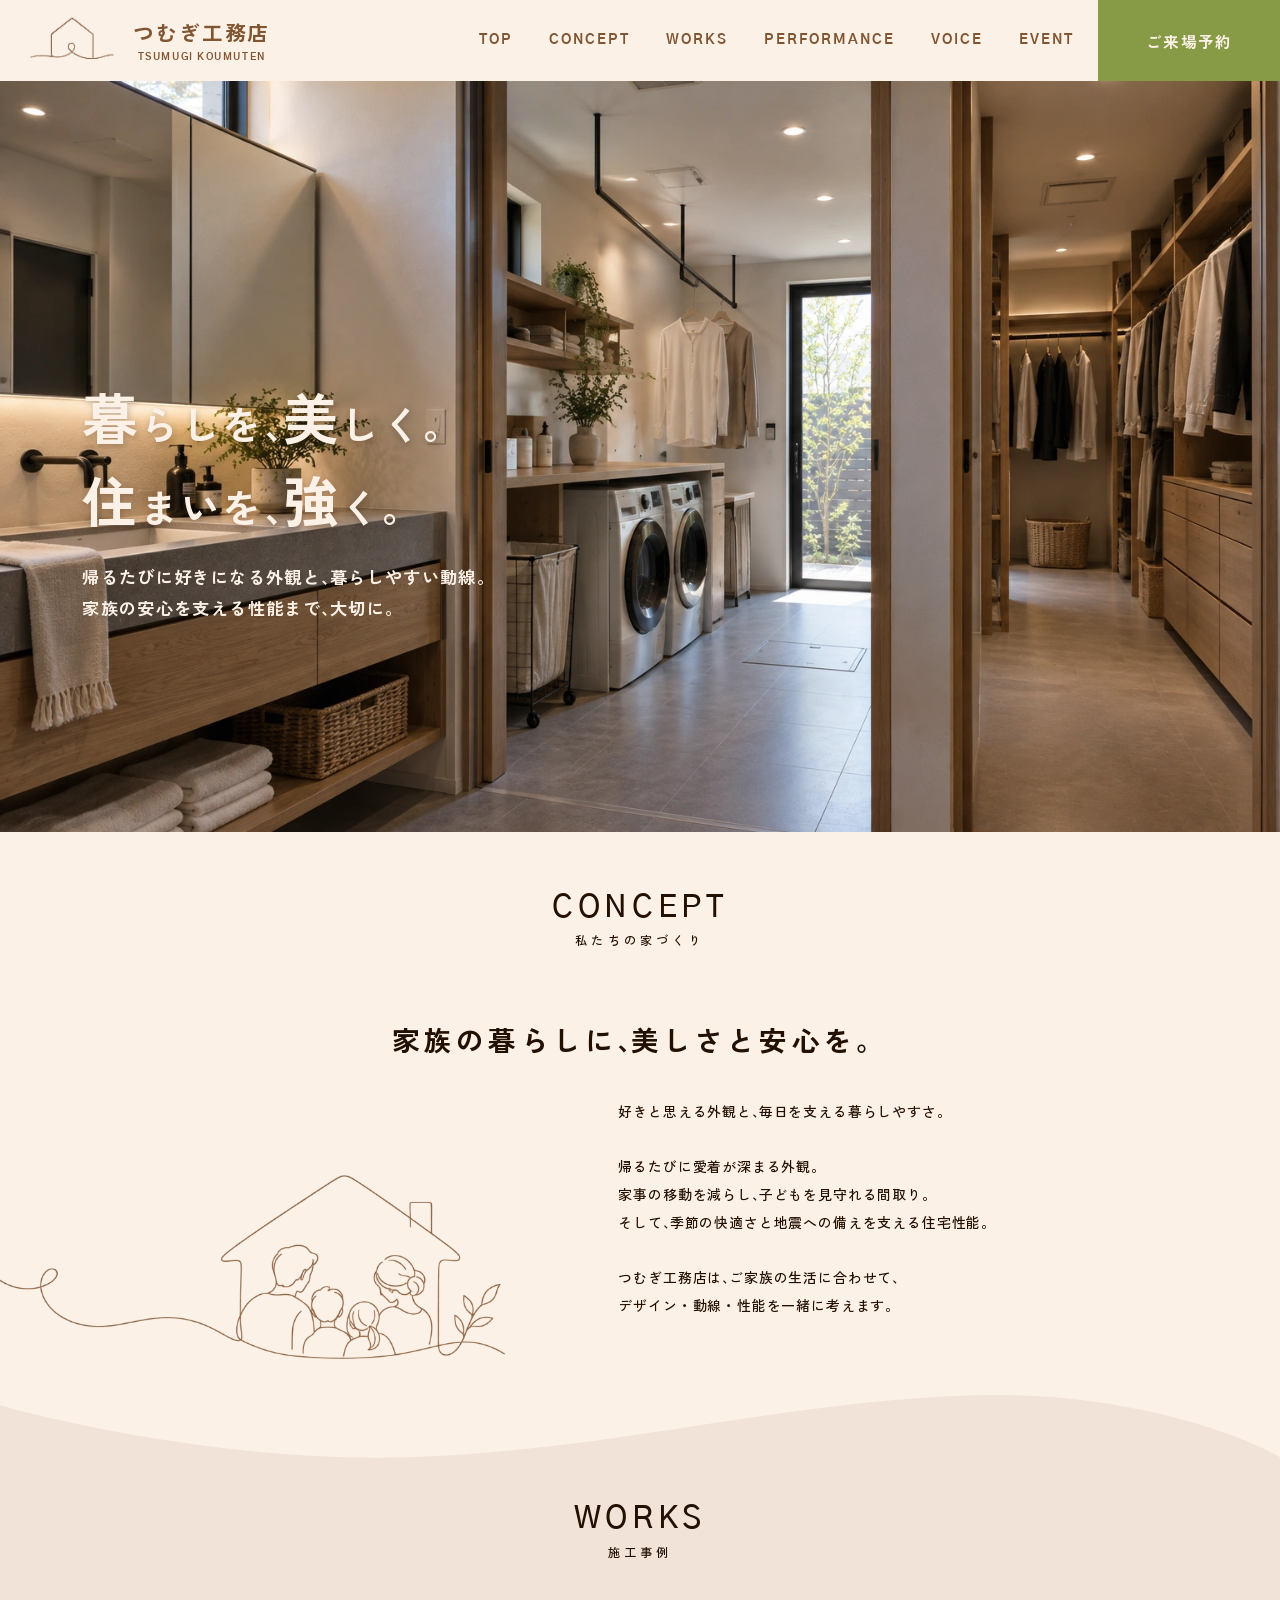
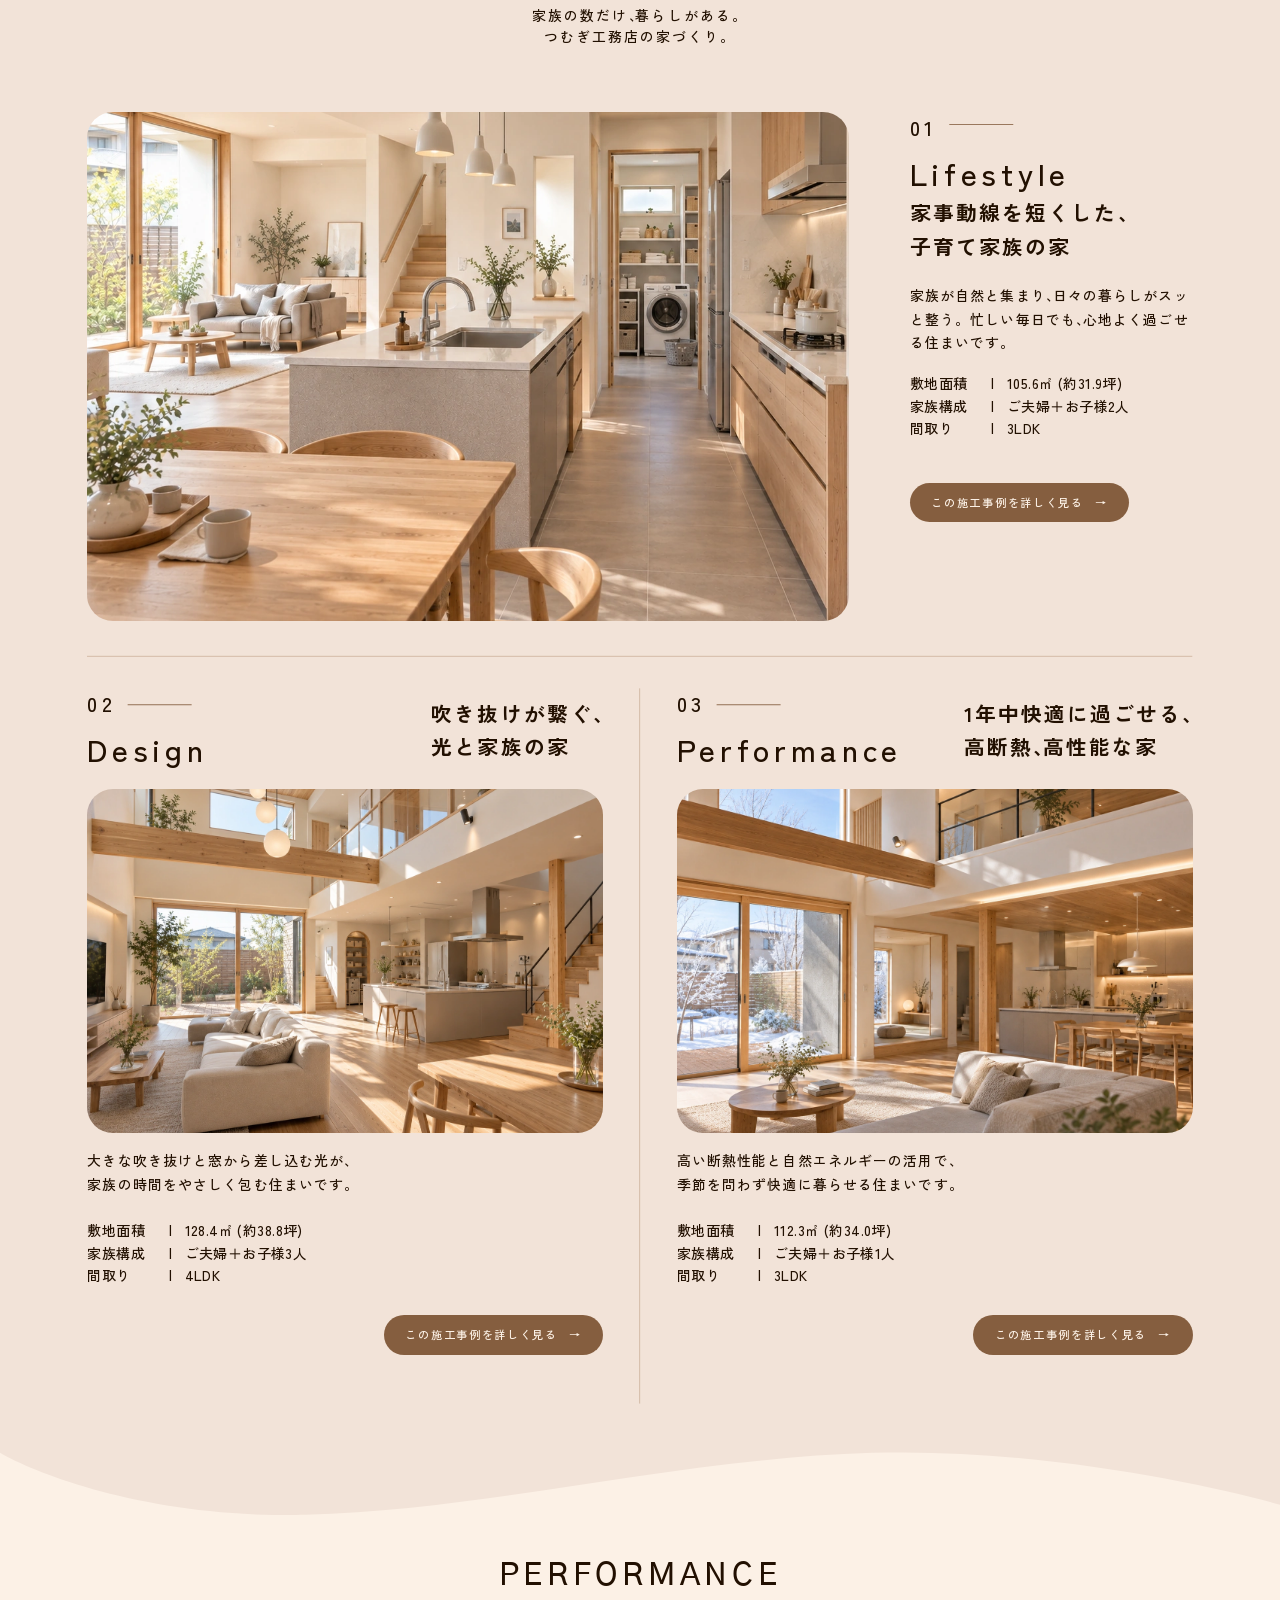
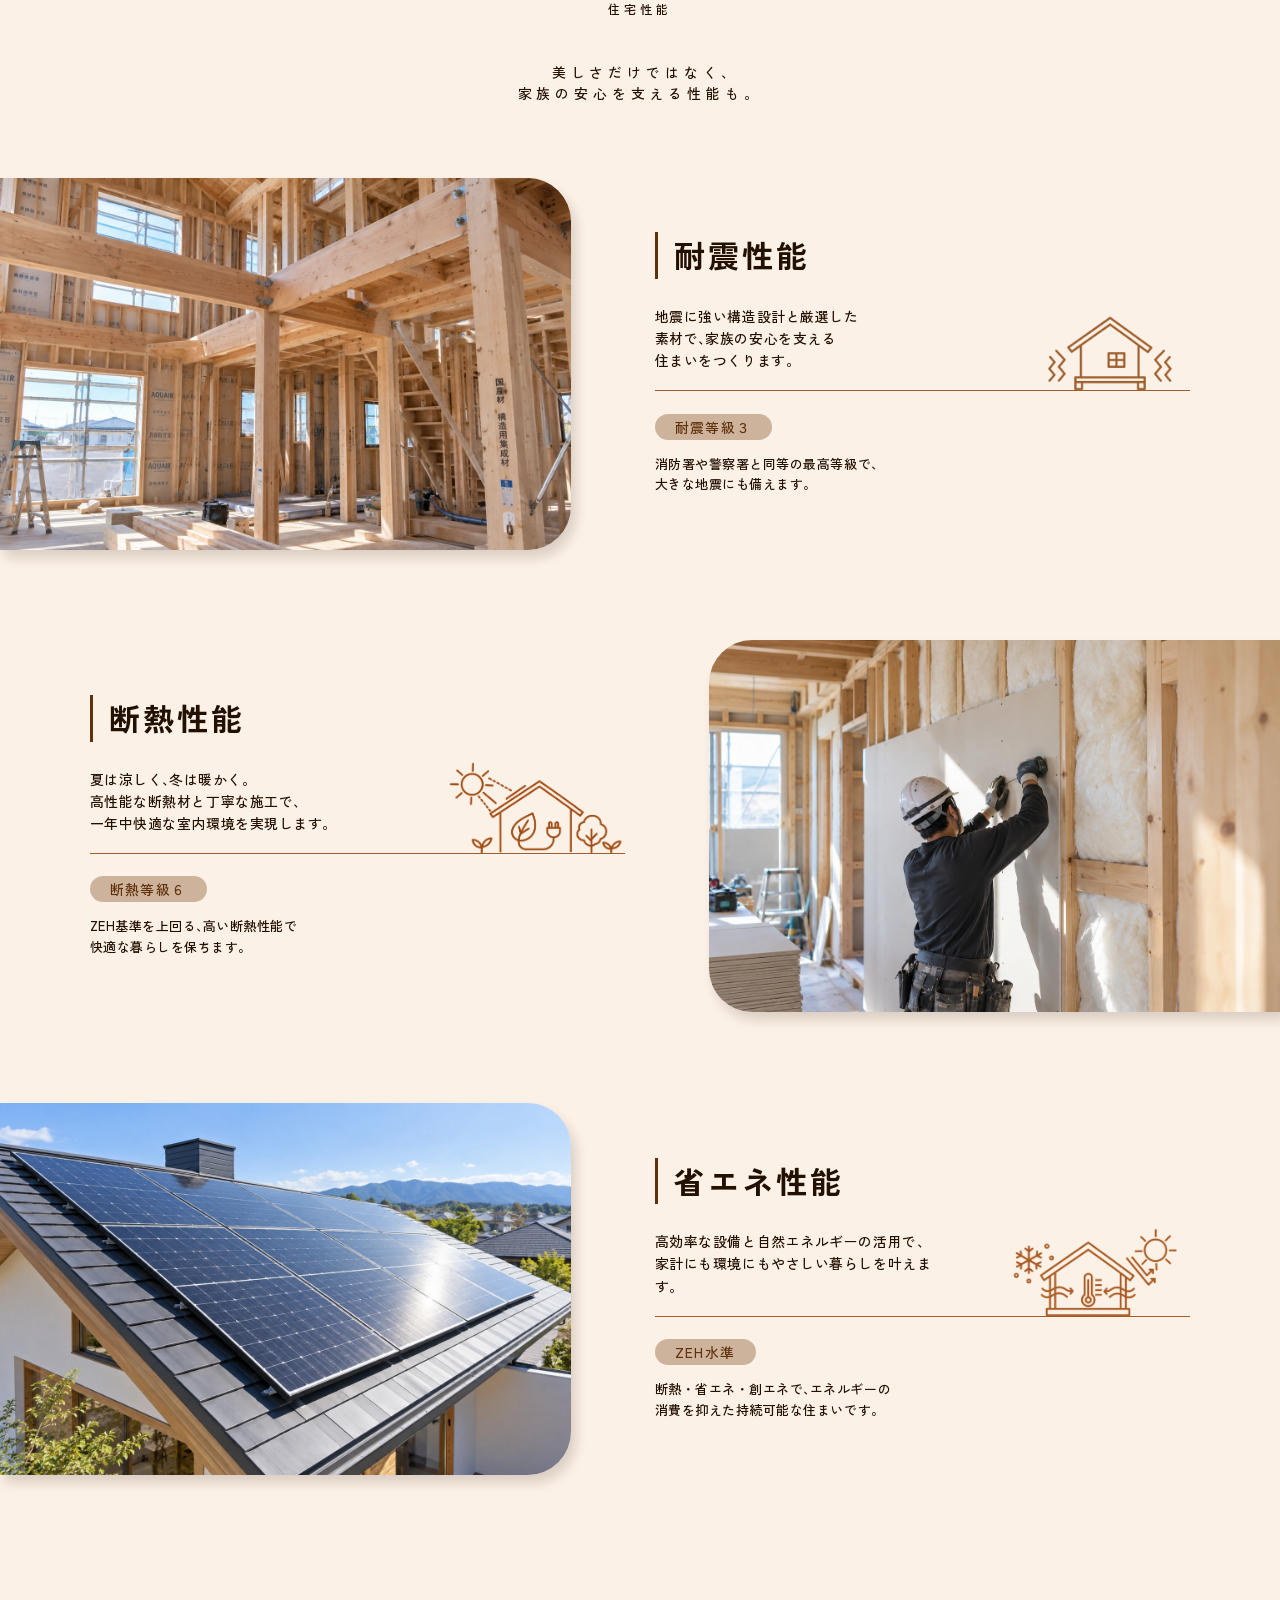
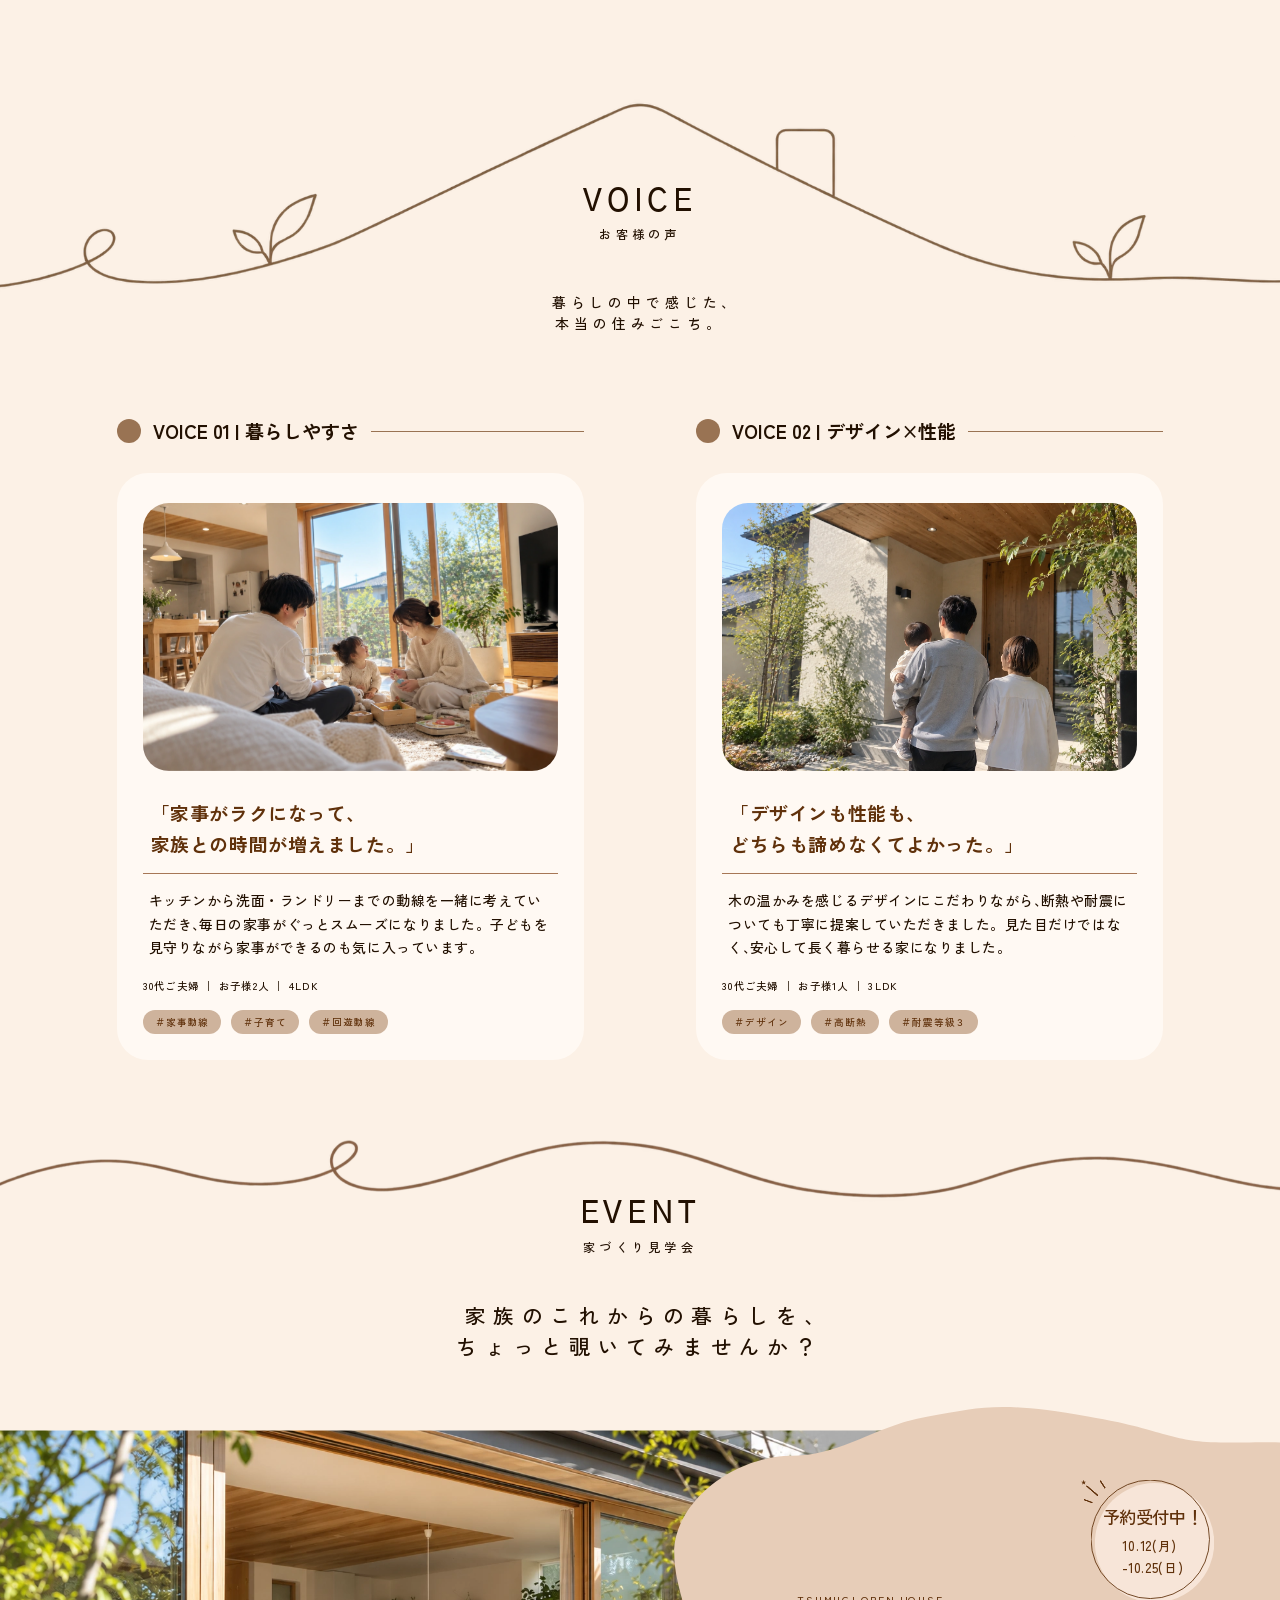
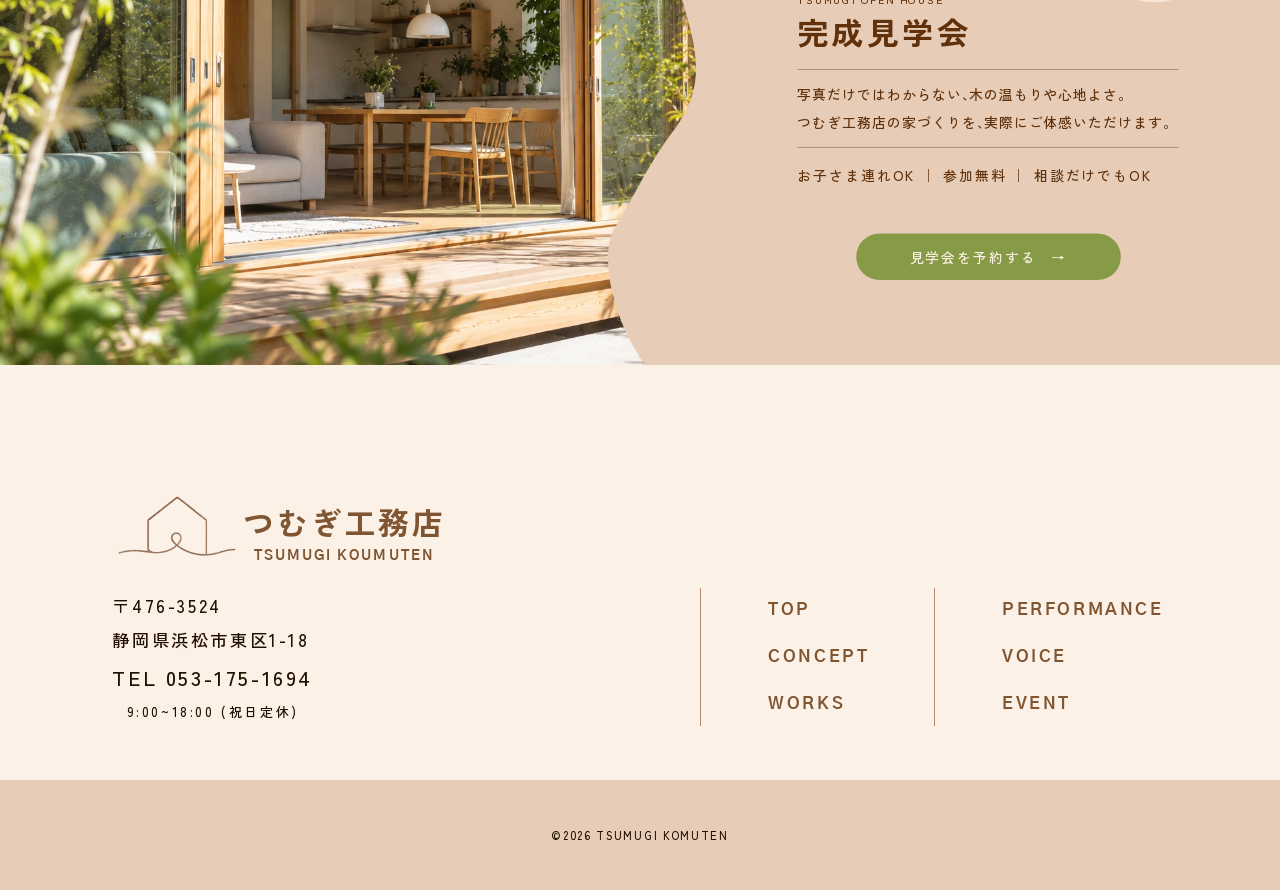
<file: index.html>
<!doctype html>
<html lang="ja">
<head>
  <meta charset="UTF-8">
  <meta name="viewport" content="width=device-width, initial-scale=1">
  <title>つむぎ工務店｜暮らしを、美しく。住まいを、強く。</title>
  <meta name="description" content="つむぎ工務店は、デザイン・性能・暮らしやすさのすべてから、家族のこれからの暮らしを考える工務店です。施工事例、住宅性能、お客様の声、完成見学会をご紹介します。">
  <meta property="og:type" content="website">
  <meta property="og:title" content="つむぎ工務店｜暮らしを、美しく。住まいを、強く。">
  <meta property="og:description" content="家族の暮らしに、美しさと安心を。つむぎ工務店の家づくり。">
  <meta property="og:locale" content="ja_JP">
  <!-- 公開時にog:url / og:image / canonicalを設定。アイコン素材未提供のため未設定。 -->
  <!-- <link rel="icon" href="images/common/favicon.svg" type="image/svg+xml"> -->
  <!-- <link rel="apple-touch-icon" href="images/common/apple-touch-icon.png"> -->
  <link rel="preconnect" href="https://fonts.googleapis.com">
  <link rel="preconnect" href="https://fonts.gstatic.com" crossorigin>
  <link href="https://fonts.googleapis.com/css2?family=Gothic+A1:wght@400;500;600;700;800;900&amp;family=Zen+Kaku+Gothic+New:wght@400;500;700;900&amp;display=swap" rel="stylesheet">
  <link rel="preload" as="image" href="images/WORKS/POINT_01.webp" fetchpriority="high">
  <link rel="stylesheet" href="assets/css/base.css?v=20261028-zen-site-1">
  <link rel="stylesheet" href="assets/css/components.css?v=20261028-zen-site-1">
  <link rel="stylesheet" href="assets/css/top.css?v=20261028-hero-details-1">
  <link rel="stylesheet" href="assets/css/event.css?v=20261024-3">
  <script src="assets/vendor/gsap.min.js" defer></script>
  <script src="assets/vendor/ScrollTrigger.min.js" defer></script>
  <script src="assets/js/site.js?v=20261024-3" defer></script>
  <script src="assets/js/event-layout.js?v=20261024-3" defer></script>
  <script src="assets/js/animations.js?v=20261024-3" defer></script>
</head>
<body id="top">
  <a class="skip-link" href="#main">本文へ移動</a>
  <div class="loading-screen" hidden aria-hidden="true">
    <div class="loading-brand"><span class="brand-mark"><img src="images/common/logo-source.png" alt="" width="725" height="725"></span><span>つむぎ工務店<small>TSUMUGI KOUMUTEN</small></span></div>
  </div>

  <!-- 共通ヘッダー：下層ページでも同じマークアップとsite.jsを使用できます。 -->
  <header class="site-header">
    <a class="brand" href="./" aria-label="つむぎ工務店 TOP">
      <span class="brand-mark"><img src="images/common/logo-source.png" alt="" width="725" height="725"></span>
      <span class="brand-name">つむぎ工務店<small>TSUMUGI KOUMUTEN</small></span>
    </a>
    <nav class="desktop-nav" aria-label="メインナビゲーション">
      <a href="#top" data-route="top">TOP</a><a href="#concept" data-route="concept">CONCEPT</a><a href="#works" data-route="works">WORKS</a><a href="#performance" data-route="performance">PERFORMANCE</a><a href="#voice" data-route="voice">VOICE</a><a href="event.html" data-route="event">EVENT</a>
    </nav>
    <button class="header-reservation" type="button" data-route="reservation">ご来場予約</button>
    <button class="menu-toggle" type="button" aria-expanded="false" aria-controls="mobile-menu" aria-label="メニューを開く"><span></span><span></span><span></span></button>
    <nav id="mobile-menu" class="mobile-menu" aria-label="スマートフォン用ナビゲーション" hidden>
      <a href="#top" data-route="top">TOP</a><a href="#concept" data-route="concept">CONCEPT</a><a href="#works" data-route="works">WORKS</a><a href="#performance" data-route="performance">PERFORMANCE</a><a href="#voice" data-route="voice">VOICE</a><a href="event.html" data-route="event">EVENT</a>
      <button class="button" type="button" data-route="reservation">ご来場予約 <span aria-hidden="true">→</span></button>
    </nav>
  </header>

  <main id="main">
    <section class="hero" aria-labelledby="hero-title">
      <div class="hero-media"><img fetchpriority="high" class="hero-slide hero-slide-first hero-slide-works-laundry" src="images/WORKS/POINT_01.webp" width="1536" height="1024" alt="自然光に包まれる木の洗面室とランドリー"><img class="hero-slide" src="images/TOP/FV-01.webp" width="1371" height="1148" alt="大きな窓から光が差し込む、木の梁と吹き抜けのある住まい"><img class="hero-slide hero-slide-exterior" src="images/TOP/FV-02.webp" width="1370" height="1148" alt="木の軒と大きな窓が美しい住宅の外観"></div>
      <h1 class="hero-title" id="hero-title"><span><b>暮</b>らし<span class="jp-comma-unit">を<span class="jp-comma">、</span></span><b>美</b>しく。</span><span><b>住</b>まい<span class="jp-comma-unit">を<span class="jp-comma">、</span></span><b>強</b>く。</span></h1>
      <p class="hero-description"><span>帰るたびに好きになる外観<span class="jp-comma-unit">と<span class="jp-comma">、</span></span>暮らしやすい動線。</span><span>家族の安心を支える性能ま<span class="jp-comma-unit">で<span class="jp-comma">、</span></span>大切に。</span></p>
    </section>

    <section class="concept" id="concept" aria-labelledby="concept-title">
      <div class="section-heading"><h2 id="concept-title">CONCEPT</h2><p>私たちの家づくり</p></div>
      <div class="concept-content"><h3>家族の暮らし<span class="jp-comma-unit">に<span class="jp-comma">、</span></span>美しさと安心を。</h3>
        <div class="concept-copy"><p>好きと思える外観<span class="jp-comma-unit">と<span class="jp-comma">、</span></span>毎日を支える暮らしやすさ。</p><p>帰るたびに愛着が深まる外観。<br>家事の移動を減ら<span class="jp-comma-unit">し<span class="jp-comma">、</span></span>子どもを見守れる間取り。<br>そし<span class="jp-comma-unit">て<span class="jp-comma">、</span></span>季節の快適さと地震への備えを支える住宅性能。</p><p>つむぎ工務店<span class="jp-comma-unit">は<span class="jp-comma">、</span></span>ご家族の生活に合わせ<span class="jp-comma-unit">て<span class="jp-comma">、</span></span><br>デザイン・動線・性能を一緒に考えます。</p></div>
      </div>
      <img class="concept-family decoration" src="images/TOP/CONCEPT-Family.webp" width="1536" height="1024" alt="" loading="lazy">
    </section>

    <section class="works" id="works" aria-labelledby="works-title">
      <div class="works-background" aria-hidden="true"><img class="works-wave-top" src="images/common/works-wave-top.svg" alt=""><img class="works-wave-bottom" src="images/common/works-wave-bottom.svg" alt=""></div>
      <div class="section-heading"><h2 id="works-title">WORKS</h2><p>施工事例</p></div>
      <p class="section-intro">家族の数だ<span class="jp-comma-unit">け<span class="jp-comma">、</span></span>暮らしがある。<br>つむぎ工務店の家づくり。</p>
      <div class="works-grid">
        <article class="work-card work-card-featured">
          <div class="work-photo photo-frame"><img src="images/TOP/WORKS-01.webp" width="1370" height="1148" alt="回遊キッチンとダイニング、庭に面した明るいLDK" loading="lazy" decoding="async"></div>
          <div class="work-heading"><p class="work-category"><span class="work-number">01</span><span class="work-separator"> | </span>Lifestyle</p><h3>家事動線を短くし<span class="jp-comma-unit">た<span class="jp-comma">、</span></span><br>子育て家族の家</h3></div>
          <div class="work-copy"><p>家族が自然と集ま<span class="jp-comma-unit">り<span class="jp-comma">、</span></span>日々の暮らしがスッと整う。忙しい毎日で<span class="jp-comma-unit">も<span class="jp-comma">、</span></span>心地よく過ごせる住まいです。</p><dl class="work-details"><div><dt>敷地面積</dt><dd>105.6㎡ (約31.9坪)</dd></div><div><dt>家族構成</dt><dd>ご夫婦＋お子様2人</dd></div><div><dt>間取り</dt><dd>3LDK</dd></div></dl></div>
          <button class="button work-button" type="button" data-route="work-lifestyle">この施工事例を詳しく見る <span aria-hidden="true">→</span></button>
        </article>
        <article class="work-card">
          <div class="work-heading"><p class="work-category"><span class="work-number">02</span><span class="work-separator"> | </span>Design</p><h3>吹き抜けが繋<span class="jp-comma-unit">ぐ<span class="jp-comma">、</span></span><br>光と家族の家</h3></div>
          <div class="work-photo photo-frame"><picture><source media="(max-width: 767px)" srcset="images/TOP/WORKS-01.webp"><img src="images/TOP/WORKS-02.webp" width="1371" height="1148" alt="木の梁と大きな窓が家族の時間を包む住まい" loading="lazy" decoding="async"></picture></div>
          <div class="work-copy"><p>大きな吹き抜けと窓から差し込む光<span class="jp-comma-unit">が<span class="jp-comma">、</span></span><br>家族の時間をやさしく包む住まいです。</p><dl class="work-details"><div><dt>敷地面積</dt><dd>128.4㎡ (約38.8坪)</dd></div><div><dt>家族構成</dt><dd>ご夫婦＋お子様3人</dd></div><div><dt>間取り</dt><dd>4LDK</dd></div></dl></div>
          <button class="button work-button" type="button" data-route="work-design">この施工事例を詳しく見る <span aria-hidden="true">→</span></button>
        </article>
        <article class="work-card">
          <div class="work-heading"><p class="work-category"><span class="work-number">03</span><span class="work-separator"> | </span>Performance</p><h3>1年中快適に過ごせ<span class="jp-comma-unit">る<span class="jp-comma">、</span></span><br>高断<span class="jp-comma-unit">熱<span class="jp-comma">、</span></span>高性能な家</h3></div>
          <div class="work-photo photo-frame"><picture><source media="(max-width: 767px)" srcset="images/TOP/WORKS-01.webp"><img src="images/TOP/WORKS-03.webp" width="1370" height="1148" alt="自然の光と高い断熱性能で心地よく過ごせるLDK" loading="lazy" decoding="async"></picture></div>
          <div class="work-copy"><p>高い断熱性能と自然エネルギーの活用<span class="jp-comma-unit">で<span class="jp-comma">、</span></span><br>季節を問わず快適に暮らせる住まいです。</p><dl class="work-details"><div><dt>敷地面積</dt><dd>112.3㎡ (約34.0坪)</dd></div><div><dt>家族構成</dt><dd>ご夫婦＋お子様1人</dd></div><div><dt>間取り</dt><dd>3LDK</dd></div></dl></div>
          <button class="button work-button" type="button" data-route="work-performance">この施工事例を詳しく見る <span aria-hidden="true">→</span></button>
        </article>
      </div>
      <!-- 元の線画と同じ座標。各カードのテキストと一緒に表示する。 -->
      <svg class="works-lines decoration" data-work-index="0" viewBox="0 0 1278 1479.5" preserveAspectRatio="none" aria-hidden="true"><path d="M997 .5H1071" stroke="#855E3F" fill="none"/></svg>
      <svg class="works-lines decoration" data-work-index="1" viewBox="0 0 1278 1479.5" preserveAspectRatio="none" aria-hidden="true"><path d="M47 671.5H121" stroke="#855E3F" fill="none"/><path d="M639 652.5V1479.5M0 615.5H1278" stroke="#D0B5A0" fill="none"/></svg>
      <svg class="works-lines decoration" data-work-index="2" viewBox="0 0 1278 1479.5" preserveAspectRatio="none" aria-hidden="true"><path d="M728 671.5H802" stroke="#855E3F" fill="none"/></svg>
    </section>

    <section class="performance" id="performance" aria-labelledby="performance-title">
      <div class="section-heading"><h2 id="performance-title">PERFORMANCE</h2><p>住宅性能</p></div>
      <p class="section-intro">美しさだけではな<span class="jp-comma-unit">く<span class="jp-comma">、</span></span><br>家族の安心を支える性能も。</p>
      <div class="performance-list">
        <article class="performance-row">
          <div class="performance-photo photo-frame"><img src="images/TOP/PERFORMANCE-01.webp" alt="木造住宅の柱と梁" loading="lazy" width="1370" height="1148"></div>
          <div class="performance-content"><div class="performance-copy"><h3>耐震性能</h3><p>地震に強い構造設計と厳選した<br>素材<span class="jp-comma-unit">で<span class="jp-comma">、</span></span>家族の安心を支える<br>住まいをつくります。</p><span class="performance-illustration performance-illustration-earthquake decoration" aria-hidden="true"><img src="images/WORKS/WORKS_earthquake_house.png" alt="" width="1536" height="1024" loading="lazy"></span></div><div class="performance-grade"><p class="grade-value">耐震等級３</p><p>消防署や警察署と同等の最高等級<span class="jp-comma-unit">で<span class="jp-comma">、</span></span><br>大きな地震にも備えます。</p></div></div>
        </article>
        <article class="performance-row performance-row-reverse">
          <div class="performance-photo photo-frame"><img src="images/TOP/PERFORMANCE-02.webp" alt="断熱材を施工する職人" loading="lazy" width="1370" height="1148"></div>
          <div class="performance-content"><div class="performance-copy"><h3>断熱性能</h3><p>夏は涼し<span class="jp-comma-unit">く<span class="jp-comma">、</span></span>冬は暖かく。<br>高性能な断熱材と丁寧な施工<span class="jp-comma-unit">で<span class="jp-comma">、</span></span><br>一年中快適な室内環境を実現します。</p><span class="performance-illustration performance-illustration-insulation decoration" aria-hidden="true"><img src="images/WORKS/WORKS_insulation_house.png" alt="" width="1774" height="887" loading="lazy"></span></div><div class="performance-grade"><p class="grade-value">断熱等級６</p><p>ZEH基準を上回<span class="jp-comma-unit">る<span class="jp-comma">、</span></span>高い断熱性能で<br>快適な暮らしを保ちます。</p></div></div>
        </article>
        <article class="performance-row">
          <div class="performance-photo photo-frame"><img src="images/TOP/PERFORMANCE-03.webp" alt="太陽光パネルを設置した住宅" loading="lazy" width="1370" height="1148"></div>
          <div class="performance-content"><div class="performance-copy"><h3>省エネ性能</h3><p>高効率な設備と自然エネルギーの活用<span class="jp-comma-unit">で<span class="jp-comma">、</span></span><br>家計にも環境にもやさしい暮らしを叶えます。</p><span class="performance-illustration performance-illustration-energy decoration" aria-hidden="true"><img src="images/WORKS/WORKS_energy_house.png" alt="" width="1774" height="887" loading="lazy"></span></div><div class="performance-grade"><p class="grade-value">ZEH水準</p><p>断熱・省エネ・創エネ<span class="jp-comma-unit">で<span class="jp-comma">、</span></span>エネルギーの<br>消費を抑えた持続可能な住まいです。</p></div></div>
        </article>
      </div>
    </section>

    <section class="voice" id="voice" aria-labelledby="voice-title">
      <img class="voice-line decoration" src="images/TOP/VOICE-Line.webp" width="2172" height="724" alt="" loading="lazy">
      <div class="section-heading"><h2 id="voice-title">VOICE</h2><p>お客様の声</p></div>
      <p class="section-intro">暮らしの中で感じ<span class="jp-comma-unit">た<span class="jp-comma">、</span></span><br>本当の住みごこち。</p>
      <div class="voice-list">
        <article class="voice-story"><p class="voice-category">VOICE 01 | 暮らしやすさ</p><div class="voice-card"><div class="voice-photo photo-frame"><img src="images/TOP/VOICE-01.webp" alt="リビングで過ごすご家族" width="1371" height="1148" loading="lazy"></div><h3>「家事がラクになっ<span class="jp-comma-unit">て<span class="jp-comma">、</span></span><br>家族との時間が増えました。」</h3><p class="voice-review">キッチンから洗面・ランドリーまでの動線を一緒に考えていただ<span class="jp-comma-unit">き<span class="jp-comma">、</span></span>毎日の家事がぐっとスムーズになりました。子どもを見守りながら家事ができるのも気に入っています。</p><p class="voice-family">30代ご夫婦 ｜ お子様2人 ｜ 4LDK</p><ul class="voice-tags"><li>＃家事動線</li><li>＃子育て</li><li>＃回遊動線</li></ul></div></article>
        <article class="voice-story"><p class="voice-category">VOICE 02 | デザイン×性能</p><div class="voice-card"><div class="voice-photo photo-frame"><img src="images/TOP/VOICE-02.webp" alt="住まいの玄関へ向かうご家族" width="1371" height="1148" loading="lazy"></div><h3>「デザインも性能<span class="jp-comma-unit">も<span class="jp-comma">、</span></span><br>どちらも諦めなくてよかった。」</h3><p class="voice-review">木の温かみを感じるデザインにこだわりなが<span class="jp-comma-unit">ら<span class="jp-comma">、</span></span>断熱や耐震についても丁寧に提案していただきました。見た目だけではな<span class="jp-comma-unit">く<span class="jp-comma">、</span></span>安心して長く暮らせる家になりました。</p><p class="voice-family">30代ご夫婦 ｜ お子様1人 ｜ 3LDK</p><ul class="voice-tags"><li>＃デザイン</li><li>＃高断熱</li><li>＃耐震等級３</li></ul></div></article>
      </div>
    </section>

    <section class="event" id="event" aria-labelledby="event-title">
      <img class="event-line decoration" src="images/TOP/EVENT-Line.webp" width="2172" height="724" alt="" loading="lazy">
      <div class="section-heading"><h2 id="event-title">EVENT</h2><p>家づくり見学会</p></div>
      <p class="section-intro">家族のこれからの暮らし<span class="jp-comma-unit">を<span class="jp-comma">、</span></span><br>ちょっと覗いてみませんか？</p>
      <div class="event-banner event-banner--readable">
        <div class="event-visual">
        <div class="event-photo photo-frame"><img src="images/TOP/EVENT.webp" width="1536" height="1024" alt="庭から木のデッキと大きな開口部を望む完成見学会の住まい" loading="lazy" decoding="async"></div>
        <picture class="event-panel decoration"><img src="images/common/event-panel.svg" alt=""></picture>
        <div class="event-content"><p class="event-eyebrow">TSUMUGI OPEN HOUSE</p><div class="event-heading"><h3>完成見学会</h3><p class="event-date">10.12(月)・10.25(日)</p></div><div class="event-description"><p>写真だけではわからな<span class="jp-comma-unit">い<span class="jp-comma">、</span></span>木の温もりや心地よさ。</p><p>つむぎ工務店の家づくり<span class="jp-comma-unit">を<span class="jp-comma">、</span></span>実際にご体感いただけます。</p></div><p class="event-notes"><span>お子さま連れOK</span><span>参加無料</span><span>相談だけでもOK</span></p><a class="button event-button" href="event.html" data-route="event">見学会を予約する <span aria-hidden="true">→</span></a></div>
        <div class="event-badge"><img class="badge-fill" src="images/common/event-badge-fill.svg" alt=""><img class="badge-outline" src="images/common/event-badge-outline.svg" alt=""><div><p>予約受付中！</p><p>10.12(月)<br>-10.25(日)</p></div><img class="badge-ray badge-ray-1" src="images/common/badge-ray-1.svg" alt=""><img class="badge-ray badge-ray-2" src="images/common/badge-ray-2.svg" alt=""><img class="badge-ray badge-ray-3" src="images/common/badge-ray-3.svg" alt=""><img class="badge-star" src="images/common/badge-star.svg" alt=""></div>
      </div>
      </div>
    </section>
  </main>

  <footer class="site-footer">
    <div class="footer-inner"><a class="brand footer-brand" href="./" aria-label="つむぎ工務店 TOP"><span class="brand-mark"><img src="images/common/logo-source.png" alt="" width="725" height="725" loading="lazy"></span><span class="brand-name">つむぎ工務店<small>TSUMUGI KOUMUTEN</small></span></a>
      <div class="footer-content"><address><p>〒476-3524</p><p>静岡県浜松市東区1-18</p><p class="footer-phone"><a href="tel:0531751694">TEL 053-175-1694</a></p><p class="footer-hours">9:00~18:00 (祝日定休)</p></address><nav class="footer-nav" aria-label="フッターナビゲーション"><div><a href="#top" data-route="top">TOP</a><a href="#concept" data-route="concept">CONCEPT</a><a href="#works" data-route="works">WORKS</a></div><div><a href="#performance" data-route="performance">PERFORMANCE</a><a href="#voice" data-route="voice">VOICE</a><a href="event.html" data-route="event">EVENT</a></div></nav></div>
    </div><p class="footer-copyright"><small>©2026 TSUMUGI KOMUTEN</small></p>
  </footer>
  <dialog class="page-notice" aria-labelledby="page-notice-title"><h2 id="page-notice-title">ただいま準備中です</h2><p>このページ<span class="jp-comma-unit">は<span class="jp-comma">、</span></span>今後公開予定です。</p><button class="button" type="button" data-close-notice>閉じる</button></dialog>
</body>
</html>
</file>
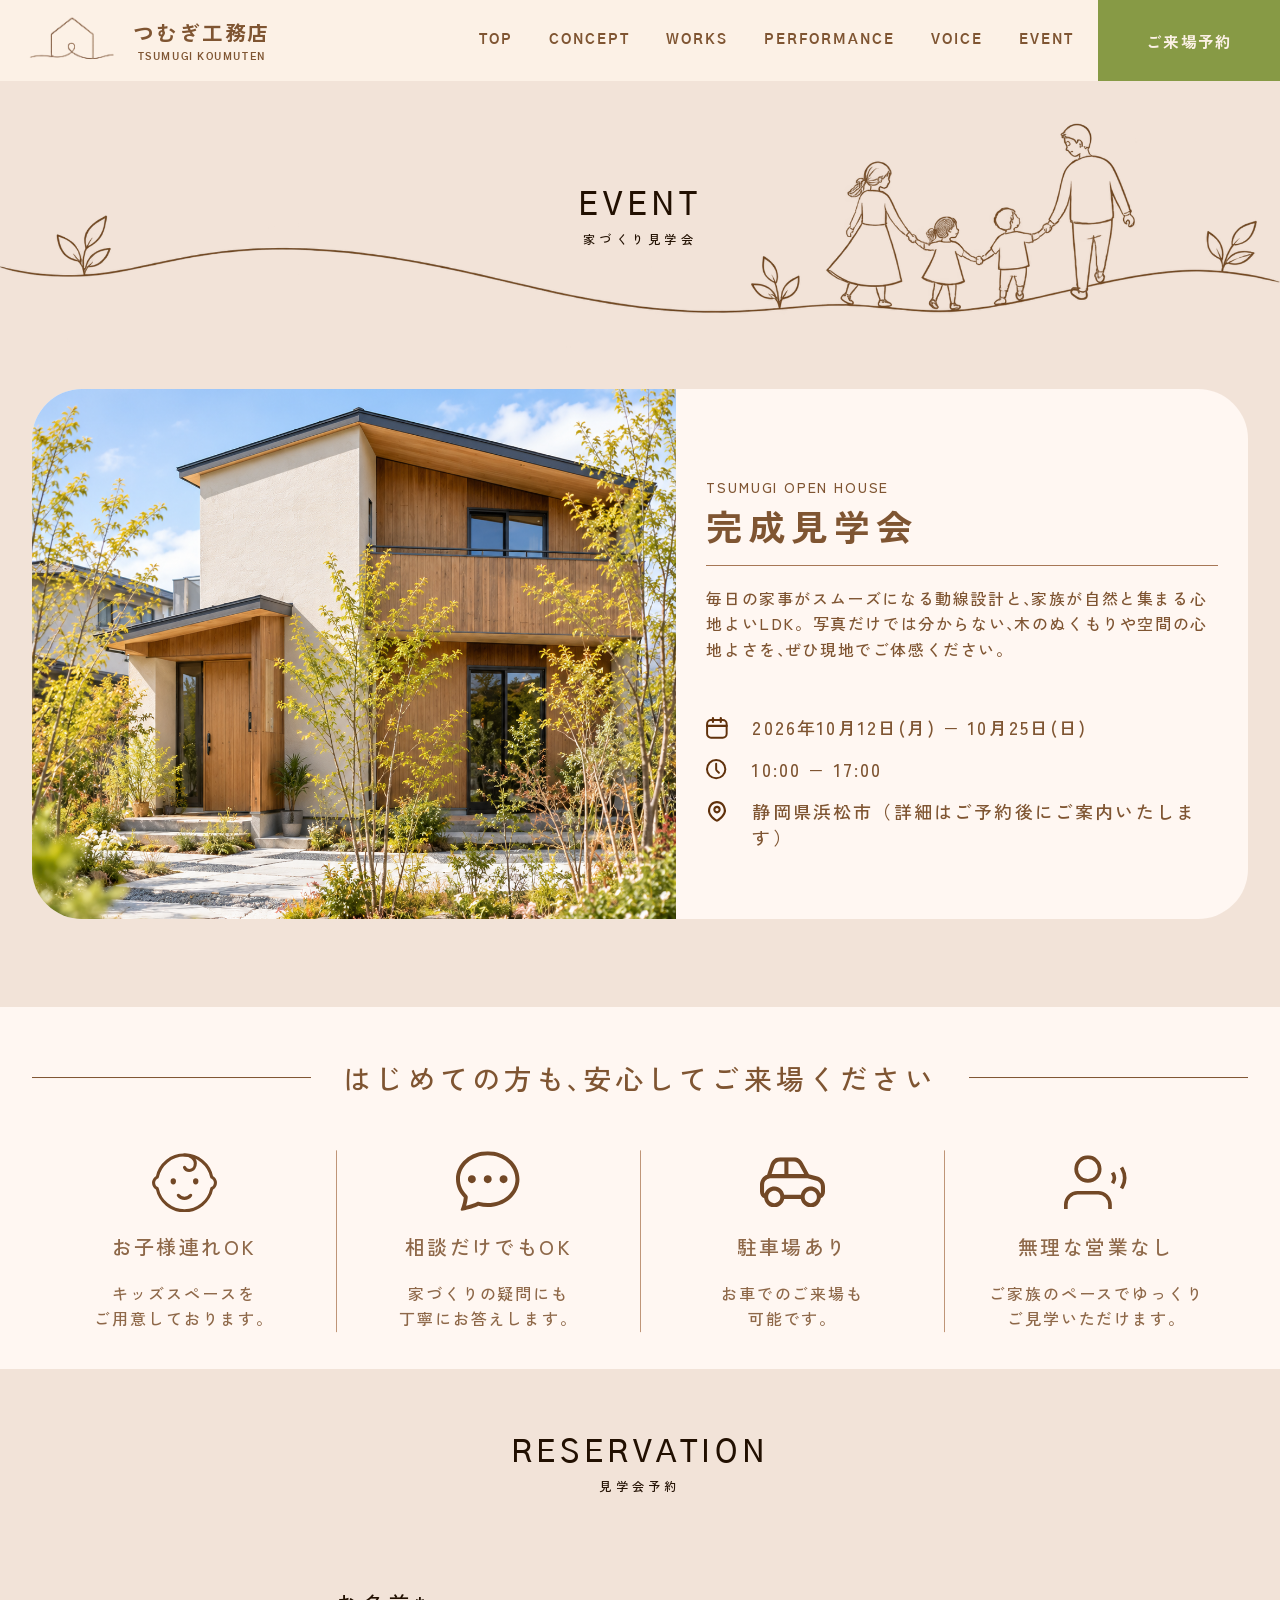
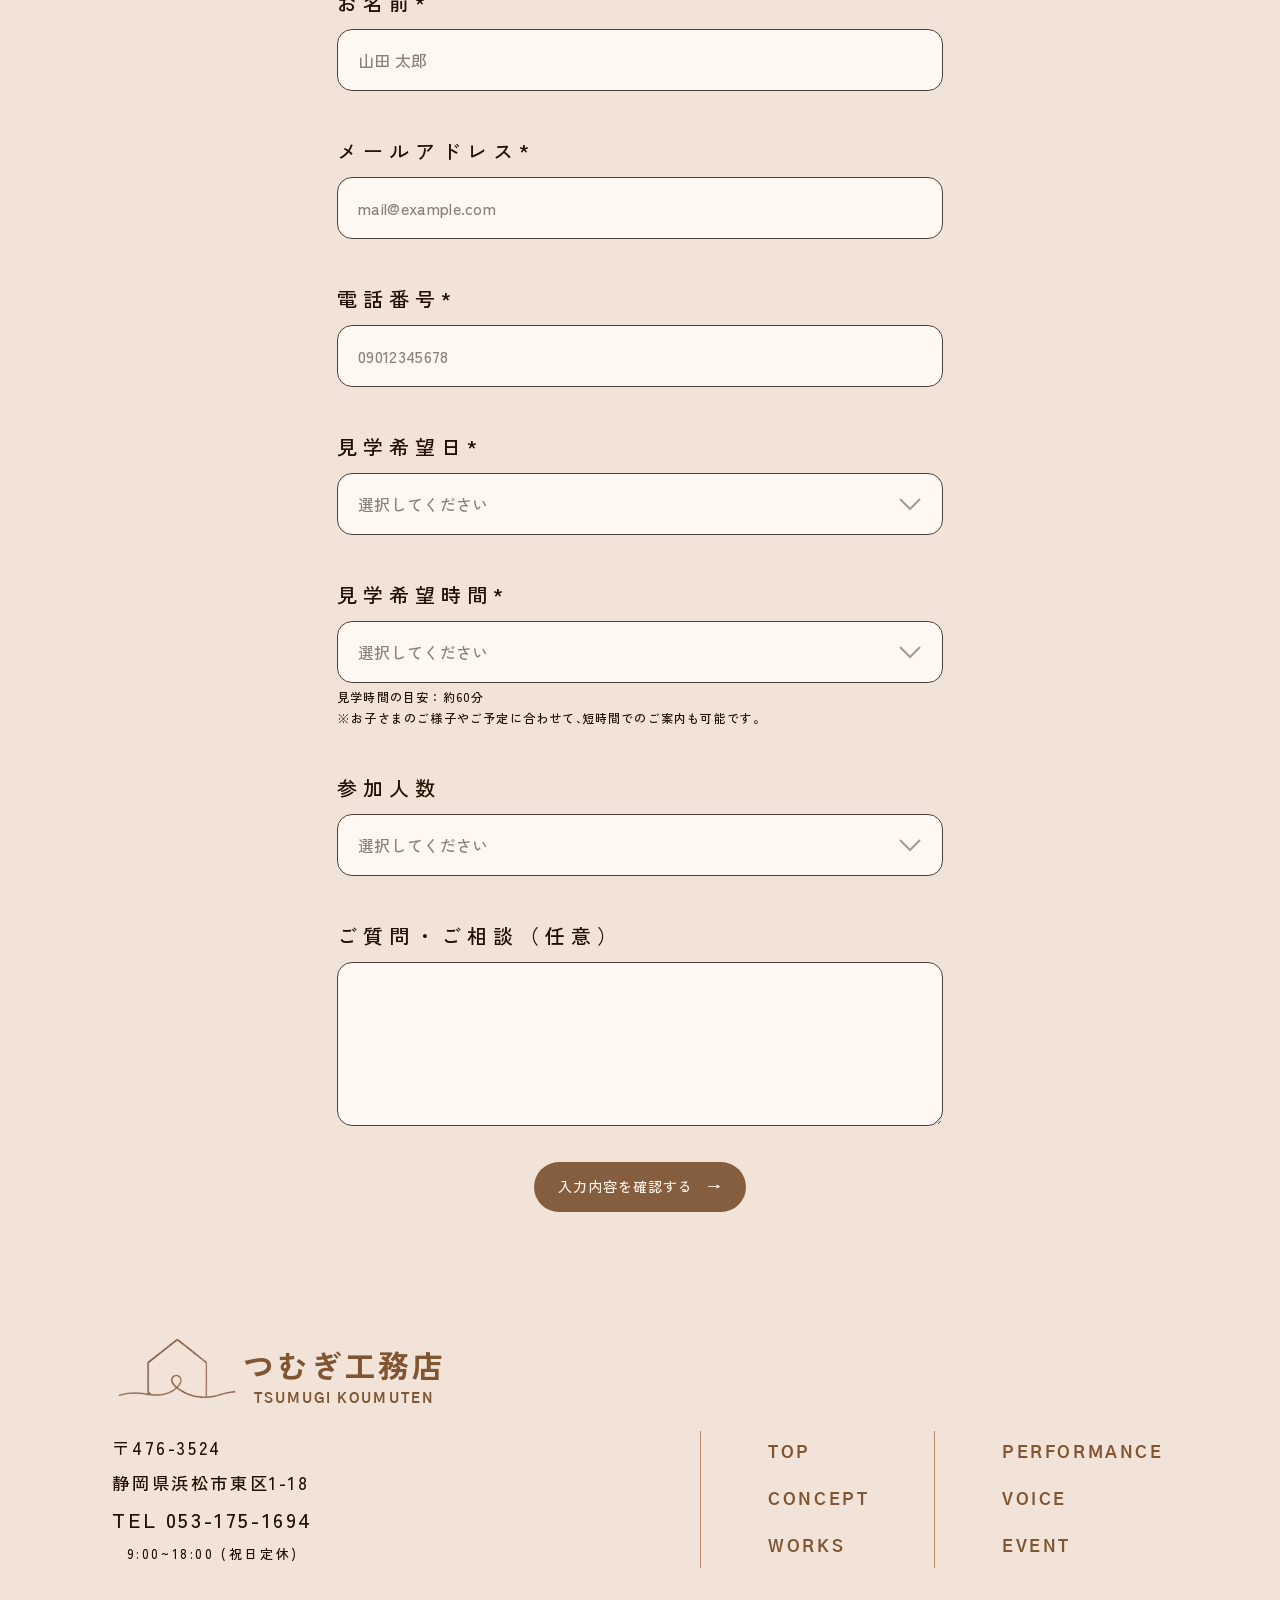
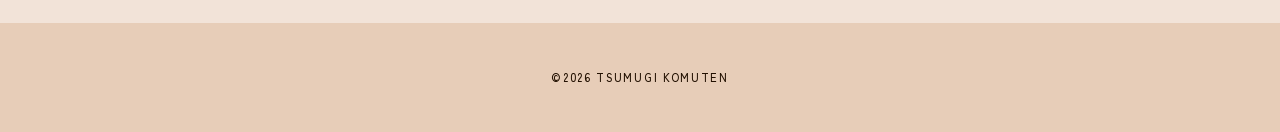
<file: event.html>
<!doctype html>
<html lang="ja">
<head>
  <meta charset="UTF-8">
  <meta name="viewport" content="width=device-width, initial-scale=1">
  <title>完成見学会・来場予約｜つむぎ工務店</title>
  <meta name="description" content="つむぎ工務店は、デザイン・性能・暮らしやすさのすべてから、家族のこれからの暮らしを考える工務店です。施工事例、住宅性能、お客様の声、完成見学会をご紹介します。">
  <meta property="og:type" content="website">
  <meta property="og:title" content="完成見学会・来場予約｜つむぎ工務店">
  <meta property="og:description" content="家族の暮らしに、美しさと安心を。つむぎ工務店の家づくり。">
  <meta property="og:locale" content="ja_JP">
  <!-- 公開時にog:url / og:image / canonicalを設定。アイコン素材未提供のため未設定。 -->
  <!-- <link rel="icon" href="images/common/favicon.svg" type="image/svg+xml"> -->
  <!-- <link rel="apple-touch-icon" href="images/common/apple-touch-icon.png"> -->
  <link rel="preconnect" href="https://fonts.googleapis.com">
  <link rel="preconnect" href="https://fonts.gstatic.com" crossorigin>
  <link href="https://fonts.googleapis.com/css2?family=Gothic+A1:wght@400;500;600;700;800;900&amp;family=Zen+Kaku+Gothic+New:wght@400;500;700;900&amp;display=swap" rel="stylesheet">
  <link rel="stylesheet" href="assets/css/base.css?v=20261028-zen-site-1">
  <link rel="stylesheet" href="assets/css/components.css?v=20261028-zen-site-1">
  <link rel="stylesheet" href="assets/css/event-page.css?v=20261028-zen-site-1">
  <script src="assets/vendor/gsap.min.js" defer></script>
  <script src="assets/vendor/ScrollTrigger.min.js" defer></script>
  <script src="assets/js/site.js?v=20261024-3" defer></script>
  <script src="assets/js/event-page.js?v=20261024-3" defer></script>
</head>
<body id="top" class="event-page">
  <a class="skip-link" href="#main">本文へ移動</a>
  <header class="site-header">
    <a class="brand" href="./" aria-label="つむぎ工務店 TOP">
      <span class="brand-mark"><img src="images/common/logo-source.png" alt="" width="725" height="725"></span>
      <span class="brand-name">つむぎ工務店<small>TSUMUGI KOUMUTEN</small></span>
    </a>
    <nav class="desktop-nav" aria-label="メインナビゲーション">
      <a href="./" data-route="top">TOP</a><a href="index.html#concept" data-route="concept">CONCEPT</a><a href="works.html" data-route="works">WORKS</a><a href="index.html#performance" data-route="performance">PERFORMANCE</a><a href="index.html#voice" data-route="voice">VOICE</a><a href="event.html" data-route="event">EVENT</a>
    </nav>
    <button class="header-reservation" type="button" data-route="reservation">ご来場予約</button>
    <button class="menu-toggle" type="button" aria-expanded="false" aria-controls="mobile-menu" aria-label="メニューを開く"><span></span><span></span><span></span></button>
    <nav id="mobile-menu" class="mobile-menu" aria-label="スマートフォン用ナビゲーション" hidden>
      <a href="./" data-route="top">TOP</a><a href="index.html#concept" data-route="concept">CONCEPT</a><a href="works.html" data-route="works">WORKS</a><a href="index.html#performance" data-route="performance">PERFORMANCE</a><a href="index.html#voice" data-route="voice">VOICE</a><a href="event.html" data-route="event">EVENT</a>
      <button class="button" type="button" data-route="reservation">ご来場予約 <span aria-hidden="true">→</span></button>
    </nav>
  </header>

  <main id="main">
    <section class="event-overview" aria-labelledby="event-page-title">
      <div class="section-heading"><h1 id="event-page-title">EVENT</h1><p>家づくり見学会</p></div>
      <img class="event-page-line decoration" src="images/EVENT/EVENT_line.png" width="2172" height="724" alt="">
      <article class="open-house-card">
        <div class="open-house-photo photo-frame"><img src="images/EVENT/EVENT_card.png" width="1188" height="1324" alt="庭の木々に囲まれた、木の外壁と白い塗り壁の住まい" fetchpriority="high"></div>
        <div class="open-house-information">
          <p class="open-house-eyebrow">TSUMUGI OPEN HOUSE</p><h2>完成見学会</h2>
          <p class="open-house-description">毎日の家事がスムーズになる動線設計<span class="jp-comma-unit">と<span class="jp-comma">、</span></span>家族が自然と集まる心地よいLDK。写真だけでは分からな<span class="jp-comma-unit">い<span class="jp-comma">、</span></span>木のぬくもりや空間の心地よさ<span class="jp-comma-unit">を<span class="jp-comma">、</span></span>ぜひ現地でご体感ください。</p>
          <ul class="open-house-details">
            <li><img src="images/EVENT/Icon1.svg" width="9" height="9" alt=""><span>2026年10月12日(月) − 10月25日(日)</span></li>
            <li><img src="images/EVENT/Icon2.svg" width="10" height="10" alt=""><span>10:00 − 17:00</span></li>
            <li><img src="images/EVENT/Icon3.svg" width="9" height="10" alt=""><span>静岡県浜松市（詳細はご予約後にご案内いたします）</span></li>
          </ul>
        </div>
      </article>
    </section>
    <section class="visit-benefits" aria-labelledby="visit-benefits-title">
      <h2 id="visit-benefits-title"><span>はじめての方も<span class="benefits-heading-comma">、</span>安心してご来場ください</span></h2>
      <div class="visit-benefits-list">
        <article class="visit-benefit"><img src="images/EVENT/Icon4.svg" width="21" height="19" alt="" loading="lazy"><h3>お子様連れOK</h3><p>キッズスペースを<br>ご用意しております。</p></article>
        <article class="visit-benefit"><img src="images/EVENT/Icon5.svg" width="21" height="20" alt="" loading="lazy"><h3>相談だけでもOK</h3><p>家づくりの疑問にも<br>丁寧にお答えします。</p></article>
        <article class="visit-benefit"><img src="images/EVENT/Icon6.svg" width="22" height="17" alt="" loading="lazy"><h3>駐車場あり</h3><p>お車でのご来場も<br>可能です。</p></article>
        <article class="visit-benefit"><img src="images/EVENT/Icon7.svg" width="23" height="19" alt="" loading="lazy"><h3>無理な営業なし</h3><p>ご家族のペースでゆっくり<br>ご見学いただけます。</p></article>
      </div>
    </section>
    <section class="reservation-section" id="reservation" aria-labelledby="reservation-title">
      <div class="section-heading"><h2 id="reservation-title">RESERVATION</h2><p>見学会予約</p></div>
      <!-- ポートフォリオ用。入力確認のみ行い、外部送信しない。 -->
      <div class="reservation-form" role="form" aria-labelledby="reservation-title">
        <div class="form-field"><label for="visitor-name">お名前<span aria-hidden="true">*</span></label><input id="visitor-name" name="name" autocomplete="name" placeholder="山田 太郎" required><p class="field-error" aria-live="polite"></p></div>
        <div class="form-field"><label for="visitor-email">メールアドレス<span aria-hidden="true">*</span></label><input id="visitor-email" name="email" type="email" autocomplete="email" placeholder="mail@example.com" required><p class="field-error" aria-live="polite"></p></div>
        <div class="form-field"><label for="visitor-phone">電話番号<span aria-hidden="true">*</span></label><input id="visitor-phone" name="phone" type="tel" inputmode="tel" autocomplete="tel" placeholder="09012345678" pattern="[0-9\+\(\)\-\s]{10,20}" required><p class="field-error" aria-live="polite"></p></div>
        <div class="form-field"><label for="visit-date">見学希望日<span aria-hidden="true">*</span></label><select id="visit-date" name="date" required><option value="">選択してください</option></select><p class="field-error" aria-live="polite"></p></div>
        <div class="form-field"><label for="visit-time">見学希望時間<span aria-hidden="true">*</span></label><select id="visit-time" name="time" required aria-describedby="visit-time-note"><option value="">選択してください</option></select><p id="visit-time-note" class="field-note">見学時間の目安：約60分<br>※お子さまのご様子やご予定に合わせ<span class="jp-comma-unit">て<span class="jp-comma">、</span></span>短時間でのご案内も可能です。</p><p class="field-error" aria-live="polite"></p></div>
        <div class="form-field"><label for="visitor-count">参加人数</label><select id="visitor-count" name="count"><option value="">選択してください</option></select></div>
        <div class="form-field"><label for="visitor-message">ご質問・ご相談（任意）</label><textarea id="visitor-message" name="message" rows="5"></textarea></div>
        <div class="reservation-actions"><button class="button reservation-confirm-button" type="button" disabled aria-describedby="reservation-unavailable">入力内容を確認する <span aria-hidden="true">→</span></button></div>
        <p id="reservation-unavailable" class="reservation-demo-note" role="status">入力内容の確認にはJavaScriptが必要です。無効になっている場合は有効にしてください。読み込みに失敗した場合はページを再読み込みしてください。入力内容は送信されません。</p>
      </div>
      <div class="reservation-review" hidden aria-labelledby="reservation-review-title">
        <h3 id="reservation-review-title" tabindex="-1">ご入力内容の確認</h3>
        <p class="review-intro">以下の内容をご確認ください。</p>
        <dl class="reservation-review-list">
          <div><dt>お名前</dt><dd data-review="name"></dd></div>
          <div><dt>メールアドレス</dt><dd data-review="email"></dd></div>
          <div><dt>電話番号</dt><dd data-review="phone"></dd></div>
          <div><dt>見学希望日</dt><dd data-review="date"></dd></div>
          <div><dt>見学希望時間</dt><dd data-review="time"></dd></div>
          <div><dt>参加人数</dt><dd data-review="count"></dd></div>
          <div><dt>ご質問・ご相談（任意）</dt><dd data-review="message"></dd></div>
        </dl>
        <div class="reservation-actions"><button class="button reservation-back-button" type="button">入力画面に戻る</button></div>
        <p class="reservation-demo-note">※こちらはポートフォリオ用のデモフォームです。実際のご予約・送信は行われません。</p>
      </div>
    </section>
  </main>
  <footer class="site-footer">
    <div class="footer-inner"><a class="brand footer-brand" href="./" aria-label="つむぎ工務店 TOP"><span class="brand-mark"><img src="images/common/logo-source.png" alt="" width="725" height="725" loading="lazy"></span><span class="brand-name">つむぎ工務店<small>TSUMUGI KOUMUTEN</small></span></a>
      <div class="footer-content"><address><p>〒476-3524</p><p>静岡県浜松市東区1-18</p><p class="footer-phone"><a href="tel:0531751694">TEL 053-175-1694</a></p><p class="footer-hours">9:00~18:00 (祝日定休)</p></address><nav class="footer-nav" aria-label="フッターナビゲーション"><div><a href="./" data-route="top">TOP</a><a href="index.html#concept" data-route="concept">CONCEPT</a><a href="works.html" data-route="works">WORKS</a></div><div><a href="index.html#performance" data-route="performance">PERFORMANCE</a><a href="index.html#voice" data-route="voice">VOICE</a><a href="event.html" data-route="event">EVENT</a></div></nav></div>
    </div><p class="footer-copyright"><small>©2026 TSUMUGI KOMUTEN</small></p>
  </footer>
  <dialog class="page-notice" aria-labelledby="page-notice-title"><h2 id="page-notice-title">ただいま準備中です</h2><p>このページ<span class="jp-comma-unit">は<span class="jp-comma">、</span></span>今後公開予定です。</p><button class="button" type="button" data-close-notice>閉じる</button></dialog>
</body>
</html>
</file>
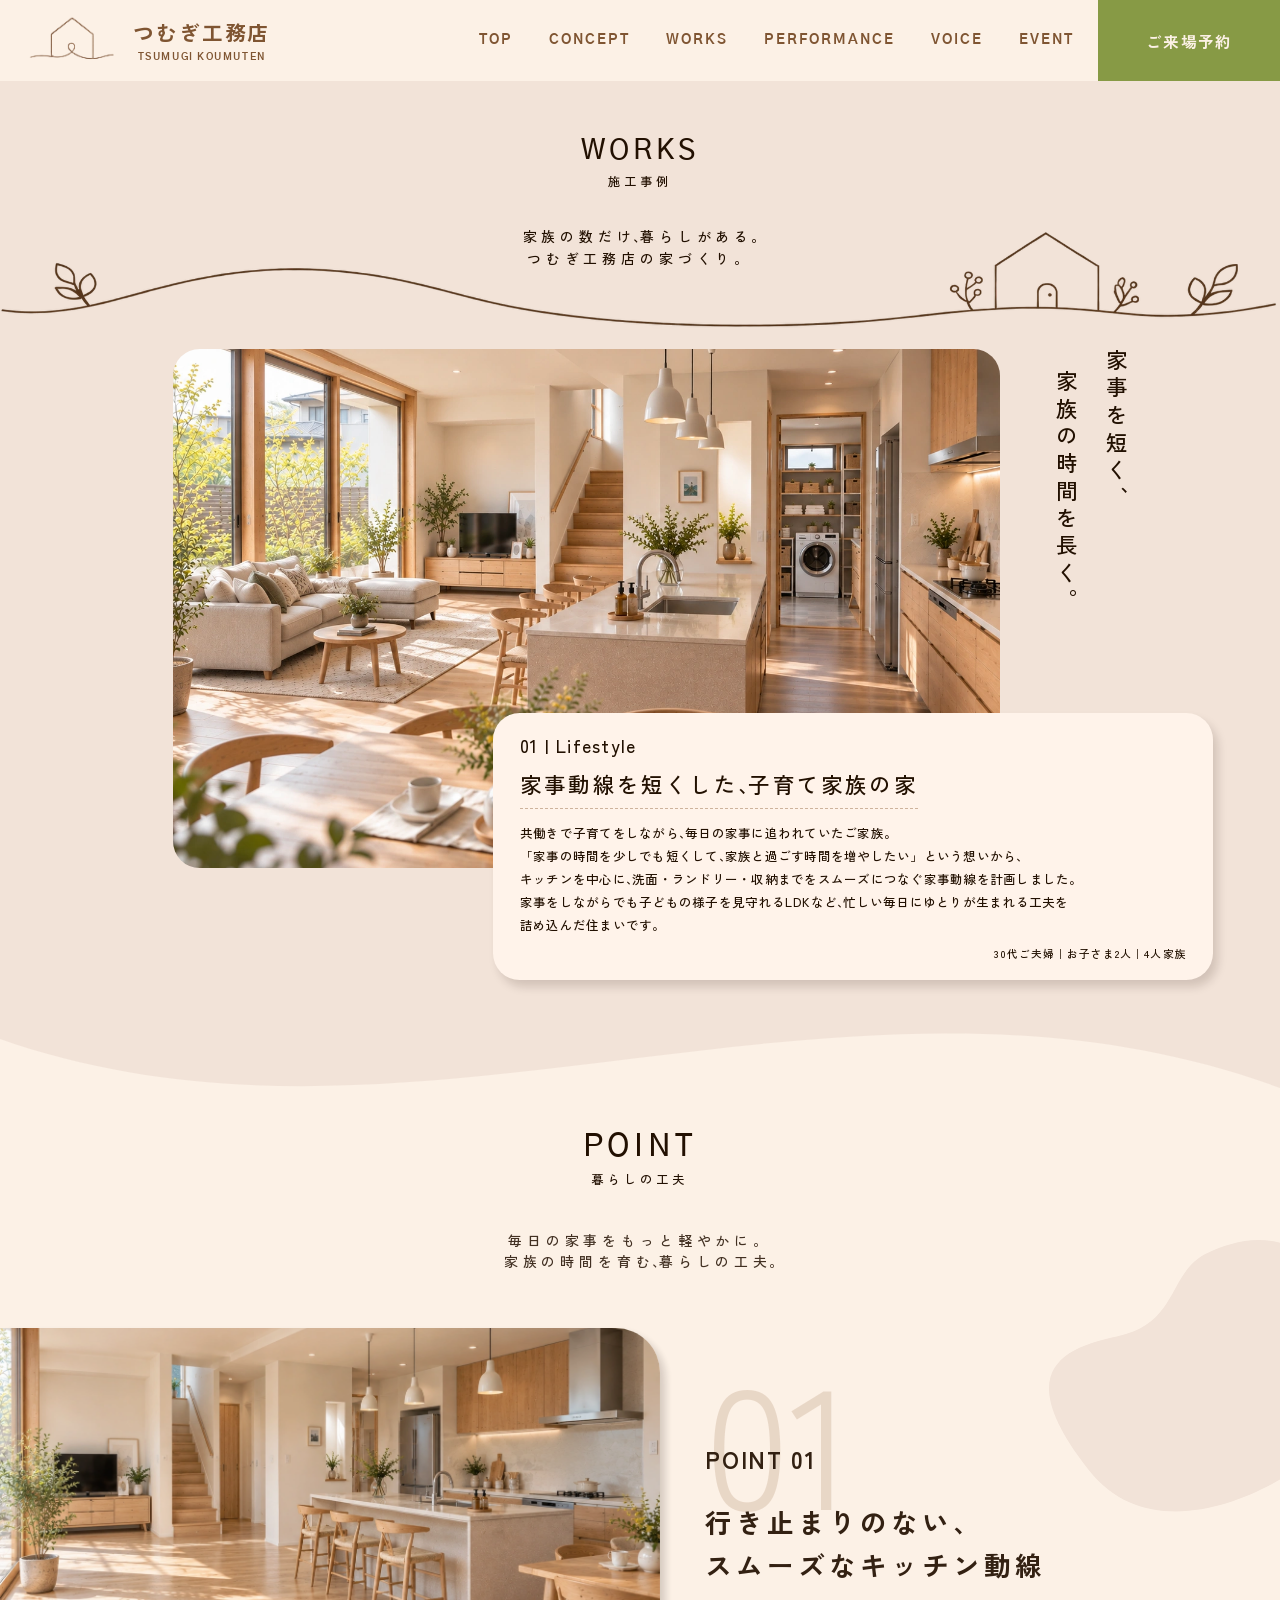
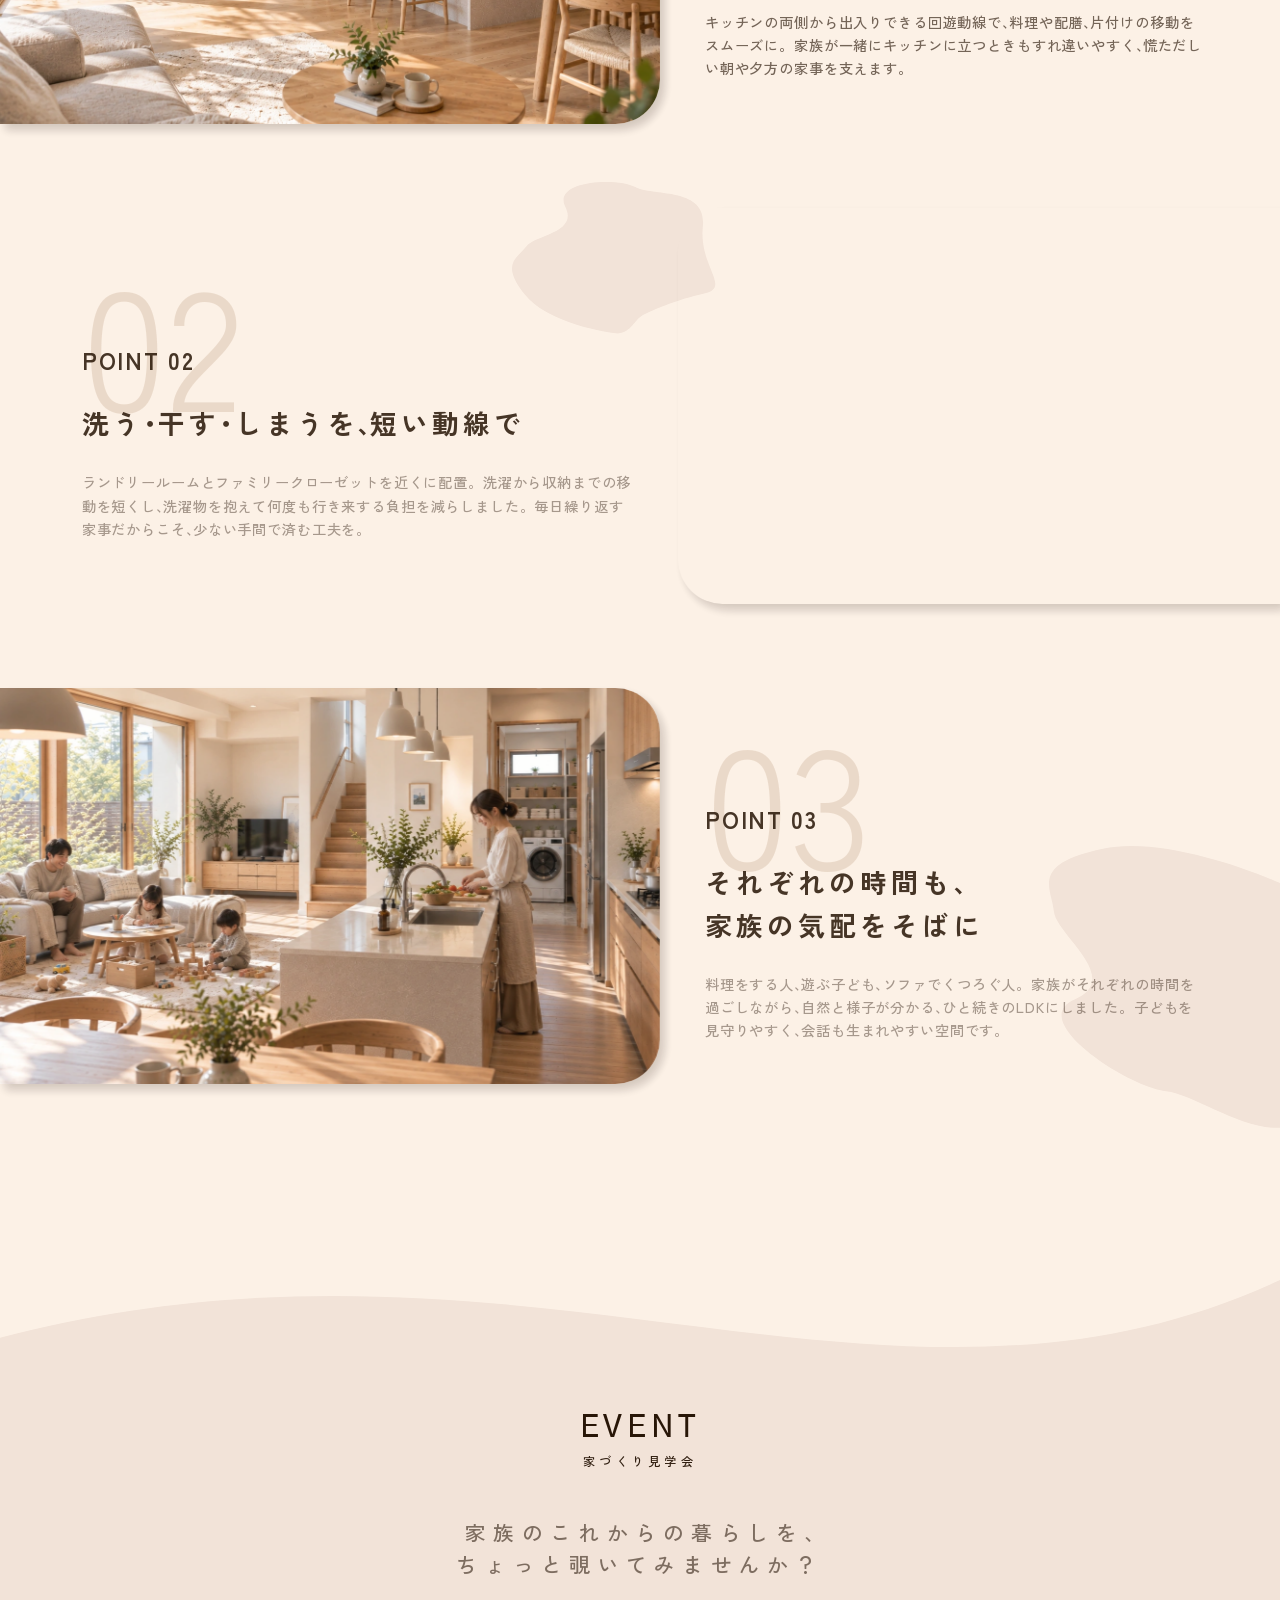
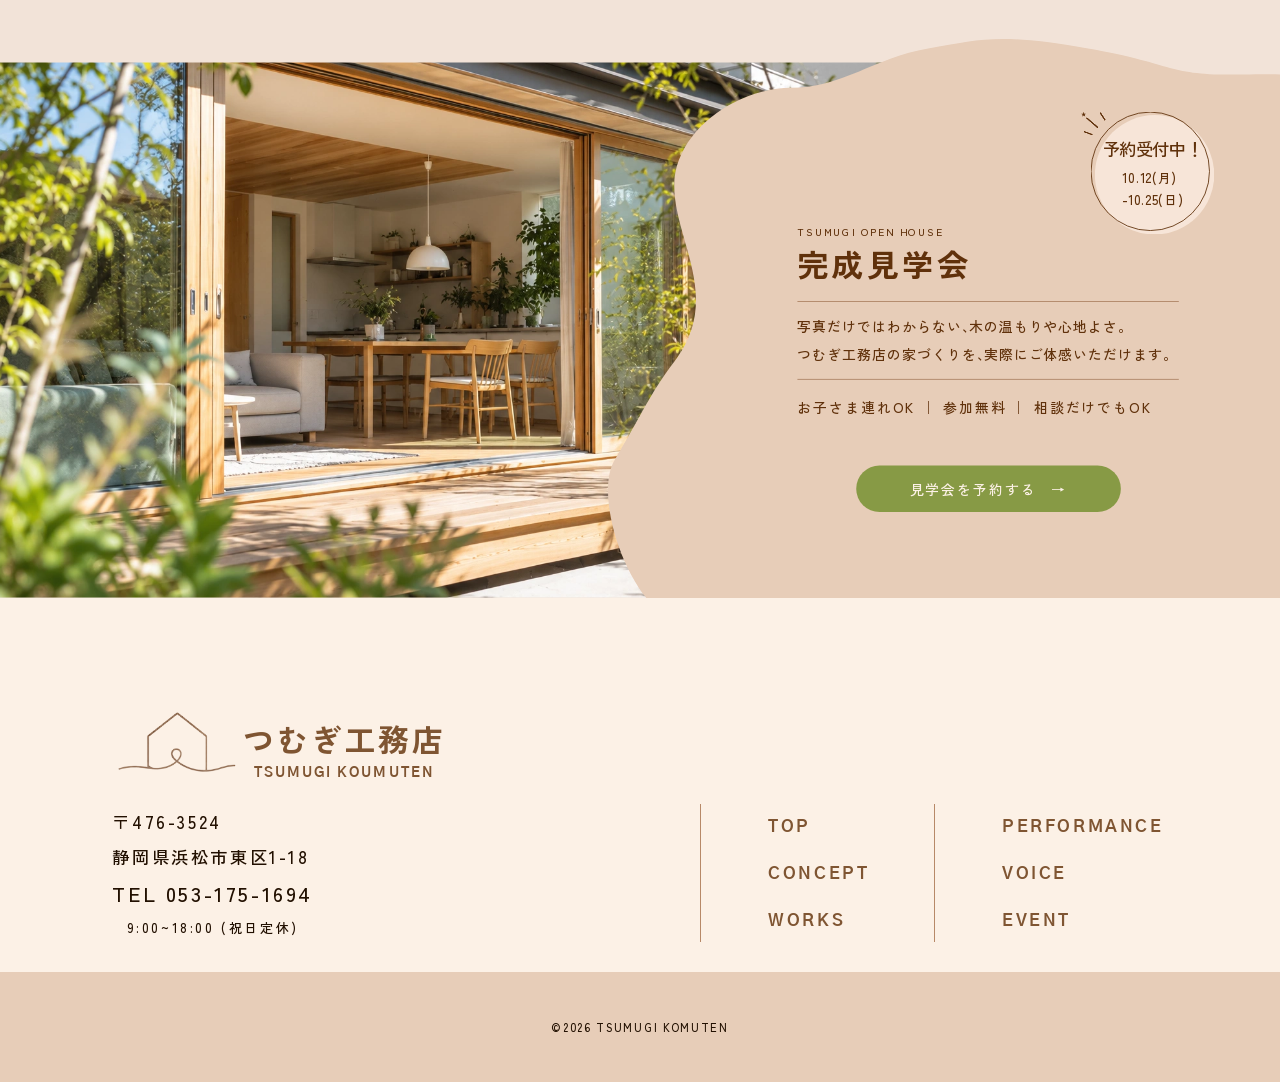
<file: works.html>
<!doctype html>
<html lang="ja">
<head>
  <meta charset="UTF-8">
  <meta name="viewport" content="width=device-width, initial-scale=1">
  <title>施工事例｜つむぎ工務店</title>
  <meta name="description" content="つむぎ工務店は、デザイン・性能・暮らしやすさのすべてから、家族のこれからの暮らしを考える工務店です。施工事例、住宅性能、お客様の声、完成見学会をご紹介します。">
  <meta property="og:type" content="website">
  <meta property="og:title" content="施工事例｜つむぎ工務店">
  <meta property="og:description" content="家族の暮らしに、美しさと安心を。つむぎ工務店の家づくり。">
  <meta property="og:locale" content="ja_JP">
  <!-- 公開時にog:url / og:image / canonicalを設定。アイコン素材未提供のため未設定。 -->
  <!-- <link rel="icon" href="images/common/favicon.svg" type="image/svg+xml"> -->
  <!-- <link rel="apple-touch-icon" href="images/common/apple-touch-icon.png"> -->
  <link rel="preconnect" href="https://fonts.googleapis.com">
  <link rel="preconnect" href="https://fonts.gstatic.com" crossorigin>
  <link href="https://fonts.googleapis.com/css2?family=Gothic+A1:wght@400;500;600;700;800;900&amp;family=Zen+Kaku+Gothic+New:wght@400;500;700;900&amp;display=swap" rel="stylesheet">
  <link rel="stylesheet" href="assets/css/base.css?v=20261028-zen-site-1">
  <link rel="stylesheet" href="assets/css/components.css?v=20261028-zen-site-1">
  <link rel="stylesheet" href="assets/css/works.css?v=20261028-optical-works-2">
  <link rel="stylesheet" href="assets/css/event.css?v=20261024-3">
  <script src="assets/vendor/gsap.min.js" defer></script>
  <script src="assets/vendor/ScrollTrigger.min.js" defer></script>
  <script src="assets/js/site.js?v=20261024-3" defer></script>
  <script src="assets/js/event-layout.js?v=20261024-3" defer></script>
  <script src="assets/js/works-animations.js?v=20261024-3" defer></script>

</head>
<body id="top" class="works-page">
  <a class="skip-link" href="#main">本文へ移動</a>
  <header class="site-header">
    <a class="brand" href="./" aria-label="つむぎ工務店 TOP">
      <span class="brand-mark"><img src="images/common/logo-source.png" alt="" width="725" height="725"></span>
      <span class="brand-name">つむぎ工務店<small>TSUMUGI KOUMUTEN</small></span>
    </a>
    <nav class="desktop-nav" aria-label="メインナビゲーション">
      <a href="#top" data-route="top">TOP</a><a href="#concept" data-route="concept">CONCEPT</a><a href="#works" data-route="works">WORKS</a><a href="#performance" data-route="performance">PERFORMANCE</a><a href="#voice" data-route="voice">VOICE</a><a href="event.html" data-route="event">EVENT</a>
    </nav>
    <button class="header-reservation" type="button" data-route="reservation">ご来場予約</button>
    <button class="menu-toggle" type="button" aria-expanded="false" aria-controls="mobile-menu" aria-label="メニューを開く"><span></span><span></span><span></span></button>
    <nav id="mobile-menu" class="mobile-menu" aria-label="スマートフォン用ナビゲーション" hidden>
      <a href="#top" data-route="top">TOP</a><a href="#concept" data-route="concept">CONCEPT</a><a href="#works" data-route="works">WORKS</a><a href="#performance" data-route="performance">PERFORMANCE</a><a href="#voice" data-route="voice">VOICE</a><a href="event.html" data-route="event">EVENT</a>
      <button class="button" type="button" data-route="reservation">ご来場予約 <span aria-hidden="true">→</span></button>
    </nav>
  </header>

  <main id="main">
    <section class="works-overview" aria-labelledby="works-title">
      <div class="section-heading"><h1 id="works-title">WORKS</h1><p>施工事例</p></div>
      <p class="section-intro"><span class="works-optical-intro">家族の数だけ<span class="works-optical-punctuation">、</span>暮らしがある<span class="works-optical-punctuation">。</span></span><br>つむぎ工務店の家づくり。</p>
      <img class="works-page-line decoration" src="images/WORKS/WORKS_line.webp" width="2172" height="724" alt="">
      <div class="lifestyle-feature">
        <div class="lifestyle-photo photo-frame"><img src="images/WORKS/01_Lifestyle.webp" width="1371" height="1148" alt="庭に面したLDKと回遊できるキッチン" fetchpriority="high"></div>
        <div class="lifestyle-catch"><p>家事を短く<span class="vertical-punctuation vertical-comma">、</span></p><p>家族の時間を長く<span class="vertical-punctuation">。</span></p></div>
        <article class="lifestyle-card">
          <p class="lifestyle-category">01 | Lifestyle</p>
          <h2>家事動線を短くし<span class="jp-comma-unit">た<span class="jp-comma">、</span></span>子育て家族の家</h2>
          <p class="lifestyle-description">共働きで子育てをしなが<span class="jp-comma-unit">ら<span class="jp-comma">、</span></span>毎日の家事に追われていたご家族。<br>「家事の時間を少しでも短くし<span class="jp-comma-unit">て<span class="jp-comma">、</span></span>家族と過ごす時間を増やしたい」という想いか<span class="jp-comma-unit">ら<span class="jp-comma">、</span></span><br>キッチンを中心<span class="jp-comma-unit">に<span class="jp-comma">、</span></span>洗面・ランドリー・収納までをスムーズにつなぐ家事動線を計画しました。<br>家事をしながらでも子どもの様子を見守れるLDKな<span class="jp-comma-unit">ど<span class="jp-comma">、</span></span>忙しい毎日にゆとりが生まれる工夫を<br>詰め込んだ住まいです。</p>
          <p class="lifestyle-family">30代ご夫婦｜お子さま2人｜4人家族</p>
        </article>
      </div>
      <svg class="works-boundary decoration" viewBox="0 0 1440 100" preserveAspectRatio="none" aria-hidden="true"><path d="M0 35C470 200 950 -90 1440 90V100H0Z" fill="#fcf1e6"/></svg>
    </section>
    <section class="works-points" aria-labelledby="point-title">
      <div class="section-heading"><h2 id="point-title">POINT</h2><p>暮らしの工夫</p></div>
      <p class="section-intro">毎日の家事をもっと軽やかに。<br><span class="works-optical-intro">家族の時間を育む<span class="works-optical-punctuation">、</span>暮らしの工夫<span class="works-optical-punctuation">。</span></span></p>
      <div class="point-list">
        <article class="point-item point-item-01">
          <div class="point-photo photo-frame"><img src="images/WORKS/point_02.webp" width="1371" height="1148" alt="ソファ側から見た回遊キッチンとダイニング" loading="lazy" decoding="async"></div>
          <div class="point-copy"><span class="point-number" aria-hidden="true">01</span><p class="point-label">POINT 01</p><h3>行き止まりのな<span class="jp-comma-unit">い<span class="jp-comma">、</span></span><br>スムーズなキッチン動線</h3><p class="point-description">キッチンの両側から出入りできる回遊動線<span class="jp-comma-unit">で<span class="jp-comma">、</span></span>料理や配<span class="jp-comma-unit">膳<span class="jp-comma">、</span></span>片付けの移動をスムーズに。家族が一緒にキッチンに立つときもすれ違いやす<span class="jp-comma-unit">く<span class="jp-comma">、</span></span>慌ただしい朝や夕方の家事を支えます。</p></div>
          <img class="point-blob decoration" src="images/WORKS/point01-bg.svg" alt="" width="54" height="64" loading="lazy">
        </article>
        <article class="point-item point-item-02">
          <div class="point-photo photo-frame"><img src="images/WORKS/POINT_01_updated.png" width="1371" height="1148" alt="洗面からランドリーと収納へ続く家事動線" loading="lazy" decoding="async"></div>
          <div class="point-copy"><span class="point-number" aria-hidden="true">02</span><p class="point-label">POINT 02</p><h3 class="works-optical-heading">洗う<span class="works-optical-punctuation works-optical-middle-dot">・</span>干す<span class="works-optical-punctuation works-optical-middle-dot">・</span>しまうを<span class="works-optical-punctuation">、</span><br class="point-mobile-break">短い動線で</h3><p class="point-description">ランドリールームとファミリークローゼットを近くに配置。洗濯から収納までの移動を短く<span class="jp-comma-unit">し<span class="jp-comma">、</span></span>洗濯物を抱えて何度も行き来する負担を減らしました。毎日繰り返す家事だからこ<span class="jp-comma-unit">そ<span class="jp-comma">、</span></span>少ない手間で済む工夫を。</p></div>
          <img class="point-blob decoration" src="images/WORKS/point02-bg.svg" alt="" width="71" height="53" loading="lazy">
        </article>
        <article class="point-item point-item-03">
          <div class="point-photo photo-frame"><img src="images/WORKS/point_03.webp" width="1371" height="1148" alt="キッチンとリビングで過ごすご家族" loading="lazy" decoding="async"></div>
          <div class="point-copy"><span class="point-number" aria-hidden="true">03</span><p class="point-label">POINT 03</p><h3>それぞれの時間<span class="jp-comma-unit">も<span class="jp-comma">、</span></span><br>家族の気配をそばに</h3><p class="point-description">料理をする<span class="jp-comma-unit">人<span class="jp-comma">、</span></span>遊ぶ子ど<span class="jp-comma-unit">も<span class="jp-comma">、</span></span>ソファでくつろぐ人。家族がそれぞれの時間を過ごしなが<span class="jp-comma-unit">ら<span class="jp-comma">、</span></span>自然と様子が分か<span class="jp-comma-unit">る<span class="jp-comma">、</span></span>ひと続きのLDKにしました。子どもを見守りやす<span class="jp-comma-unit">く<span class="jp-comma">、</span></span>会話も生まれやすい空間です。</p></div>
          <img class="point-blob decoration" src="images/WORKS/point03-bg.svg" alt="" width="54" height="66" loading="lazy">
        </article>
      </div>
      <svg class="point-boundary decoration" viewBox="0 0 1440 110" preserveAspectRatio="none" aria-hidden="true"><path d="M0 65C590 -90 1000 205 1440 0V110H0Z" fill="#f2e3d8"/></svg>
    </section>
    <section class="event" id="event" aria-labelledby="event-title">
      <div class="section-heading"><h2 id="event-title">EVENT</h2><p>家づくり見学会</p></div>
      <p class="section-intro">家族のこれからの暮らし<span class="jp-comma-unit">を<span class="jp-comma">、</span></span><br>ちょっと覗いてみませんか？</p>
      <div class="event-banner event-banner--readable">
        <div class="event-visual">
        <div class="event-photo photo-frame"><img src="images/WORKS/EVENT.webp" width="1536" height="1024" alt="庭から木のデッキと大きな開口部を望む完成見学会の住まい" loading="lazy" decoding="async"></div>
        <picture class="event-panel decoration"><img src="images/common/event-panel.svg" alt=""></picture>
        <div class="event-content"><p class="event-eyebrow">TSUMUGI OPEN HOUSE</p><div class="event-heading"><h3>完成見学会</h3><p class="event-date">10.12(月)・10.25(日)</p></div><div class="event-description"><p>写真だけではわからな<span class="jp-comma-unit">い<span class="jp-comma">、</span></span>木の温もりや心地よさ。</p><p>つむぎ工務店の家づくり<span class="jp-comma-unit">を<span class="jp-comma">、</span></span>実際にご体感いただけます。</p></div><p class="event-notes"><span>お子さま連れOK</span><span>参加無料</span><span>相談だけでもOK</span></p><a class="button event-button" href="event.html" data-route="event">見学会を予約する <span aria-hidden="true">→</span></a></div>
        <div class="event-badge"><img class="badge-fill" src="images/common/event-badge-fill.svg" alt=""><img class="badge-outline" src="images/common/event-badge-outline.svg" alt=""><div><p>予約受付中！</p><p>10.12(月)<br>-10.25(日)</p></div><img class="badge-ray badge-ray-1" src="images/common/badge-ray-1.svg" alt=""><img class="badge-ray badge-ray-2" src="images/common/badge-ray-2.svg" alt=""><img class="badge-ray badge-ray-3" src="images/common/badge-ray-3.svg" alt=""><img class="badge-star" src="images/common/badge-star.svg" alt=""></div>
      </div>
      </div>
    </section>
  </main>
  <footer class="site-footer">
    <div class="footer-inner"><a class="brand footer-brand" href="./" aria-label="つむぎ工務店 TOP"><span class="brand-mark"><img src="images/common/logo-source.png" alt="" width="725" height="725" loading="lazy"></span><span class="brand-name">つむぎ工務店<small>TSUMUGI KOUMUTEN</small></span></a>
      <div class="footer-content"><address><p>〒476-3524</p><p>静岡県浜松市東区1-18</p><p class="footer-phone"><a href="tel:0531751694">TEL 053-175-1694</a></p><p class="footer-hours">9:00~18:00 (祝日定休)</p></address><nav class="footer-nav" aria-label="フッターナビゲーション"><div><a href="#top" data-route="top">TOP</a><a href="#concept" data-route="concept">CONCEPT</a><a href="#works" data-route="works">WORKS</a></div><div><a href="#performance" data-route="performance">PERFORMANCE</a><a href="#voice" data-route="voice">VOICE</a><a href="event.html" data-route="event">EVENT</a></div></nav></div>
    </div><p class="footer-copyright"><small>©2026 TSUMUGI KOMUTEN</small></p>
  </footer>
  <dialog class="page-notice" aria-labelledby="page-notice-title"><h2 id="page-notice-title">ただいま準備中です</h2><p>このページ<span class="jp-comma-unit">は<span class="jp-comma">、</span></span>今後公開予定です。</p><button class="button" type="button" data-close-notice>閉じる</button></dialog>
</body>
</html>
</file>
<file: assets/css/base.css>
/* 共通トークン。PCの基準幅1480px、SPの基準幅390px。 */
:root {
  --color-cream: #fcf1e6;
  --color-blush: #f2e3d8;
  --color-sand: #e7cdb8;
  --color-brown: #855e3f;
  --color-brand: #7f5532;
  --color-accent: #879a45;
  --color-card: #fff9f3;
  --color-ink: #221001;
  --font-jp: "Zen Kaku Gothic New", sans-serif;
  --font-en: "Gothic A1", sans-serif;
  --font-serif: "Zen Kaku Gothic New", sans-serif;
  --pc: min(.067567568vw, 1px);
  --sp: clamp(.82px, .256410256vw, 1.38px);
}
*, *::before, *::after { box-sizing: border-box; }
html { scroll-behavior: smooth; scroll-padding-top: calc(81px + 24px); }
body, button, input, select, textarea { font-kerning: normal; }
body { margin: 0; background: var(--color-cream); color: var(--color-ink); font-family: var(--font-jp); font-weight: 500; }
h1, h2, h3, p, ul, dl, dd { margin: 0; }
h1, h2, h3 { font-weight: inherit; }
ul { list-style: none; padding: 0; }
a { color: inherit; text-decoration: none; }
button { font: inherit; color: inherit; cursor: pointer; }
input, select, textarea { font-family: var(--font-jp); }
button, a { -webkit-tap-highlight-color: transparent; }
button { border: 0; }
img { display: block; max-width: 100%; }
picture { display: block; }
[hidden] { display: none !important; }
:focus-visible { outline: 3px solid var(--color-brand); outline-offset: 5px; }
main { max-width: 1480px; margin-inline: auto; overflow: clip; }
.decoration { pointer-events: none; user-select: none; }
/* Gothic A1ではpaltで読点の幅が変わらないため、読点だけ半角送りに。
   直前の文字とまとめ、行頭に読点だけが残る改行を防ぐ。フォント・本文の字間は維持。 */
.jp-comma-unit { white-space: nowrap; }
.jp-comma { display: inline-block; inline-size: .5em; font-feature-settings: "halt" 1; letter-spacing: 0; }
.skip-link { position: fixed; top: 10px; left: 10px; z-index: 100; padding: 12px 20px; background: var(--color-cream); transform: translateY(-150%); }
.skip-link:focus { transform: translateY(0); }
.photo-frame { overflow: hidden; }
.photo-frame img { width: 100%; height: 100%; object-fit: cover; }
.photo-frame picture { width: 100%; height: 100%; }
@media (prefers-reduced-motion: reduce) {
  html { scroll-behavior: auto; }
  *, *::before, *::after { animation-duration: .01ms !important; transition-duration: .01ms !important; }
}
</file>
<file: assets/css/components.css>
/* ヘッダー・フッター・ボタン・見出し：下層ページでも再利用。 */
.site-header { height: 81px; max-width: 1480px; margin-inline: auto; display: flex; align-items: center; position: sticky; top: 0; z-index: 20; background: var(--color-cream); }
.brand { display: flex; align-items: center; flex-shrink: 0; color: var(--color-brand); }
.site-header > .brand { padding-left: calc(30 * var(--pc)); gap: calc(16 * var(--pc)); width: calc(432 * var(--pc)); }
.brand-mark { position: relative; overflow: hidden; width: calc(108 * var(--pc)); height: calc(57 * var(--pc)); display: block; mix-blend-mode: multiply; flex-shrink: 0; }
.brand-mark img { position: absolute; width: 345.7%; max-width: none; height: 646.89%; left: -133.11%; top: -201.5%; }
.brand-name { font-weight: 700; font-size: calc(24 * var(--pc)); letter-spacing: .09em; white-space: nowrap; }
.brand-name small { display: block; text-align: center; font-family: var(--font-en); font-size: calc(12 * var(--pc)); letter-spacing: .15em; margin-top: 4px; }
.desktop-nav { color: var(--color-brand); display: flex; gap: calc(41 * var(--pc)); margin-left: auto; padding-inline: calc(9 * var(--pc)); font-family: var(--font-en); font-weight: 700; font-size: calc(16 * var(--pc)); letter-spacing: .15em; }
.desktop-nav a, .footer-nav a { position: relative; }
.desktop-nav a::after, .footer-nav a::after { content: ""; position: absolute; left: 0; right: .15em; bottom: -5px; height: 1px; background: currentColor; transform: scaleX(0); transform-origin: left; transition: transform .3s; }
.header-reservation { width: calc(210 * var(--pc)); height: 100%; flex-shrink: 0; margin-left: calc(19 * var(--pc)); color: var(--color-cream); background: var(--color-accent); font-family: var(--font-jp); font-size: calc(18 * var(--pc)); font-weight: 700; letter-spacing: .08em; transition: background .3s; }
@media (min-width: 768px) { a.header-reservation { display: grid; place-items: center; } }
.menu-toggle, .mobile-menu { display: none; }
.button { display: inline-flex; justify-content: center; align-items: center; gap: 1em; border-radius: 50px; padding: calc(13 * var(--pc)) calc(25 * var(--pc)); background: var(--color-brown); color: var(--color-cream); font-family: var(--font-jp); font-size: calc(15 * var(--pc)); line-height: 1.535; letter-spacing: .15em; white-space: nowrap; transition: background .3s, box-shadow .3s; }
.button span { display: inline-block; transition: transform .3s; }
.button:focus-visible, .header-reservation:focus-visible { outline-offset: -5px; outline-color: var(--color-cream); }
.section-heading { text-align: center; position: relative; z-index: 2; }
.section-heading h2 { font-family: var(--font-en); font-size: calc(36 * var(--pc)); line-height: 1.535; letter-spacing: .15em; font-weight: 500; }
.section-heading > p { font-size: calc(14 * var(--pc)); line-height: 1.535; letter-spacing: .35em; }
.section-intro { text-align: center; font-size: calc(16 * var(--pc)); line-height: 1.535; letter-spacing: .35em; position: relative; z-index: 2; }
.site-footer { max-width: 1480px; margin: auto; }
.footer-inner { min-height: calc(366 * var(--pc)); padding: calc(35 * var(--pc)) calc(130 * var(--pc)); }
.footer-brand { height: calc(89 * var(--pc)); }
.footer-brand .brand-mark { width: calc(151 * var(--pc)); height: calc(89 * var(--pc)); }
.footer-brand .brand-mark img { height: 586.52%; top: -182.02%; }
.footer-brand .brand-name { width: calc(233 * var(--pc)); font-size: calc(36 * var(--pc)); }
.footer-brand .brand-name small { font-size: calc(16 * var(--pc)); }
.footer-content { display: flex; align-items: center; justify-content: space-between; margin-top: calc(20 * var(--pc)); }
.footer-content address { font-style: normal; font-size: calc(20 * var(--pc)); letter-spacing: .15em; line-height: 1.5; display: grid; gap: calc(10 * var(--pc)); }
.footer-phone { font-size: calc(24 * var(--pc)); }
.footer-hours { font-size: calc(15 * var(--pc)); text-align: center; }
.footer-nav { display: grid; grid-template-columns: 1fr 1fr; width: calc(541 * var(--pc)); font-family: var(--font-en); font-weight: 700; font-size: calc(20 * var(--pc)); letter-spacing: .15em; color: var(--color-brand); }
.footer-nav > div { display: flex; flex-direction: column; align-items: flex-start; justify-content: center; gap: calc(30 * var(--pc)); padding-left: calc(78 * var(--pc)); border-left: 1px solid #b78968; min-height: calc(159 * var(--pc)); }
.footer-copyright { height: calc(127 * var(--pc)); background: var(--color-sand); display: grid; place-items: center; }
.footer-copyright small { font-size: calc(13 * var(--pc)); letter-spacing: .15em; }
.loading-screen { position: fixed; inset: 0; z-index: 90; background: var(--color-cream); display: grid; place-items: center; pointer-events: none; }
.loading-brand { display: flex; gap: 16px; align-items: center; color: var(--color-brand); font-size: clamp(20px, 3vw, 30px); letter-spacing: .12em; opacity: 0; }
.loading-brand .brand-mark { width: 88px; height: 46px; }
.loading-brand small { display: block; font-family: var(--font-en); font-size: 11px; letter-spacing: .18em; text-align: center; margin-top: 6px; }
.page-notice { background: var(--color-cream); color: var(--color-ink); border: 1px solid #ceb39c; border-radius: 20px; padding: 36px; max-width: calc(100% - 40px); }
.page-notice::backdrop { background: rgb(34 16 1 / .3); }
.page-notice h2 { font-size: 20px; margin-bottom: 16px; }
.page-notice p { font-size: 14px; margin-bottom: 24px; }
.page-notice .button { font-size: 14px; padding: 12px 25px; }
@media (hover: hover) and (pointer: fine) {
  .desktop-nav a:hover::after, .footer-nav a:hover::after { transform: scaleX(1); }
  .button:hover { background: #69442b; }
  .header-reservation:hover { background: #718439; }
  .button:hover span { transform: translateX(4px); }
  .brand:hover { opacity: .8; }
}
@media (max-width: 767px) {
  .site-header { height: 81px; padding: 0 calc(20 * var(--sp)); justify-content: space-between; }
  .site-header > .brand { padding: 0; gap: calc(5 * var(--sp)); width: auto; }
  .brand-mark { width: calc(87 * var(--sp)); height: calc(46 * var(--sp)); }
  .brand-name { font-weight: 700; font-size: calc(20 * var(--sp)); letter-spacing: .09em; }
  .brand-name small { font-size: calc(10 * var(--sp)); }
  .desktop-nav, .header-reservation { display: none; }
  .menu-toggle { width: 44px; height: 44px; display: flex; flex-direction: column; justify-content: center; align-items: center; gap: 8px; background: transparent; position: relative; z-index: 22; }
  .menu-toggle span { display: block; width: 30px; height: 1px; background: #b78968; transition: transform .35s, opacity .25s; }
  .menu-toggle[aria-expanded="true"] span:first-child { transform: translateY(9px) rotate(45deg); }
  .menu-toggle[aria-expanded="true"] span:nth-child(2) { opacity: 0; }
  .menu-toggle[aria-expanded="true"] span:last-child { transform: translateY(-9px) rotate(-45deg); }
  .mobile-menu { display: flex; flex-direction: column; gap: 22px; position: absolute; top: 81px; inset-inline: 0; padding: 32px; background: var(--color-cream); border-top: 1px solid #e2cebf; box-shadow: 0 12px 20px rgb(34 16 1 / .08); max-height: calc(100dvh - 81px); overflow-y: auto; font-family: var(--font-jp); letter-spacing: .15em; }
  .mobile-menu a { padding: 4px; font-size: 16px; }
  .mobile-menu .button { align-self: flex-start; padding: 12px 24px; font-size: 14px; }
  .section-heading h2 { font-size: calc(24 * var(--sp)); }
  .section-heading > p { font-size: calc(10 * var(--sp)); }
  .section-intro { font-size: calc(12 * var(--sp)); }
  .button { font-size: calc(15 * var(--sp)); padding: calc(13 * var(--sp)) calc(25 * var(--sp)); letter-spacing: .07em; gap: .5em; }
  .footer-inner { width: calc(354 * var(--sp)); max-width: calc(100% - 36px); min-height: calc(405 * var(--sp)); margin: auto; padding: calc(20 * var(--sp)); }
  .footer-brand { height: calc(71 * var(--sp)); }
  .footer-brand .brand-mark { width: calc(88 * var(--sp)); height: calc(52 * var(--sp)); }
  .footer-brand .brand-name { width: calc(129 * var(--sp)); font-size: calc(20 * var(--sp)); margin-left: calc(6 * var(--sp)); }
  .footer-brand .brand-name small { font-size: calc(10 * var(--sp)); }
  .footer-content { flex-direction: column; align-items: stretch; margin-top: 0; }
  .footer-content address { min-height: calc(146 * var(--sp)); font-size: calc(14 * var(--sp)); gap: calc(10 * var(--sp)); justify-content: start; align-content: center; }
  .footer-content address p:first-child { font-size: calc(12 * var(--sp)); }
  .footer-phone { font-size: calc(18 * var(--sp)); }
  .footer-hours { font-size: calc(10 * var(--sp)); text-align: left; }
  .footer-nav { width: 100%; grid-template-columns: 44% 56%; font-size: calc(13 * var(--sp)); }
  .footer-nav > div { padding-left: calc(20 * var(--sp)); gap: calc(30 * var(--sp)); min-height: calc(133 * var(--sp)); }
  .footer-copyright { height: calc(73 * var(--sp)); }
  .footer-copyright small { font-size: calc(10 * var(--sp)); }
}
</file>
<file: assets/css/top.css>
/* 2026年10月完成PNGの比率を再現するCSS値。PC/SPは別レイアウト。 */
.hero { height: calc(868 * var(--pc)); position: relative; overflow: hidden; }
.hero-media { position: relative; height: 100%; width: 100%; overflow: hidden; }
.hero-media .hero-slide { position: absolute; inset: 0; width: 100%; height: 100%; object-fit: cover; opacity: 0; }
.hero-media .hero-slide-first { opacity: 1; }
.hero-media .hero-slide-laundry { object-position: 50% 60%; }
.hero-media .hero-slide-works-laundry { object-position: 50% 50%; }
.hero-media .hero-slide-exterior { object-position: 50% 56%; }
.hero-title { position: absolute; z-index: 1; left: calc(95 * var(--pc)); top: calc(340 * var(--pc)); color: var(--color-cream); font-size: calc(45 * var(--pc)); line-height: 1.5; letter-spacing: .06em; text-shadow: 1px 2px 6px #22100140; font-weight: 700; }
.hero-title > span { display: block; }
.hero-title b { font-size: calc(64 * var(--pc)); font-weight: 700; }
.hero-description { position: absolute; z-index: 1; top: calc(555 * var(--pc)); left: calc(95 * var(--pc)); color: var(--color-cream); font-size: calc(20 * var(--pc)); letter-spacing: .08em; line-height: 1.8; font-weight: 600; }
.hero-description > span { display: block; }
.concept { min-height: calc(717 * var(--pc)); padding: calc(60 * var(--pc)) calc(50 * var(--pc)); position: relative; }
.concept-content { margin-top: calc(78 * var(--pc)); }
.concept-content h3 { font-size: calc(32 * var(--pc)); letter-spacing: .15em; line-height: 1.6; text-align: center; font-weight: 700; }
.concept-copy { margin-left: calc(665 * var(--pc)); margin-top: calc(42 * var(--pc)); font-size: calc(16 * var(--pc)); letter-spacing: .06em; line-height: 2; font-weight: 500; }
.concept-copy p + p { margin-top: 2em; }
.concept-family { position: absolute; left: calc(-22 * var(--pc)); top: calc(296 * var(--pc)); width: calc(614 * var(--pc)); height: calc(409 * var(--pc)); object-fit: contain; mix-blend-mode: multiply; }
.works { position: relative; min-height: calc(1916 * var(--pc)); padding: calc(50 * var(--pc)) calc(40 * var(--pc)) calc(140 * var(--pc)); }
.works > .section-intro { margin-top: calc(50 * var(--pc)); letter-spacing: .15em; }
.works-background { position: absolute; inset: 0; pointer-events: none; }
.works-background img { position: absolute; width: 100%; max-width: none; height: 100%; left: 0; }
.works-wave-top { top: calc(-66 * var(--pc)); }
.works-wave-bottom { top: calc(7 * var(--pc)); transform: rotate(180deg); }
.works-grid { position: relative; z-index: 2; display: grid; grid-template-columns: 1fr 1fr; gap: calc(53 * var(--pc)) calc(85 * var(--pc)); width: calc(1278 * var(--pc)); max-width: 100%; margin: calc(50 * var(--pc)) auto 0; }
.work-card { display: flex; flex-direction: column; min-width: 0; gap: calc(19 * var(--pc)); }
.work-card-featured { grid-column: 1 / -1; display: grid; grid-template-columns: minmax(0, calc(881 * var(--pc))) minmax(0, 1fr); grid-template-rows: auto auto 1fr; column-gap: calc(70 * var(--pc)); row-gap: calc(25 * var(--pc)); align-items: start; padding-block: calc(24.5 * var(--pc)); }
.work-heading { display: flex; justify-content: space-between; align-items: center; gap: 12px; }
.work-category { font-size: calc(36 * var(--pc)); letter-spacing: .15em; line-height: 1.535; }
.work-number { display: block; font-size: calc(24 * var(--pc)); margin-bottom: calc(6 * var(--pc)); }
.work-separator { display: none; }
.work-heading h3 { font-size: calc(24 * var(--pc)); letter-spacing: .1em; line-height: 1.6; font-weight: 700; }
.work-photo { border-radius: calc(30 * var(--pc)); aspect-ratio: 596 / 397; }
.work-photo img { object-position: center; }
.work-card-featured .work-photo { grid-row: 1 / 4; height: calc(589 * var(--pc)); aspect-ratio: auto; }
.work-card-featured .work-photo img { width: 118.956%; max-width: none; }
.work-card-featured .work-heading { display: block; }
.work-copy { font-size: calc(16 * var(--pc)); line-height: 1.7; letter-spacing: .08em; }
.work-copy > p { min-height: calc(61 * var(--pc)); }
.work-details { margin-top: calc(20 * var(--pc)); font-size: 14px; line-height: 1.6; letter-spacing: .03em; }
.work-details > div { display: flex; }
.work-details dt { width: 5.8em; flex-shrink: 0; }
.work-details dd::before { content: "|"; display: inline-block; margin-right: .9em; }
.work-button { margin-top: calc(14 * var(--pc)); align-self: flex-end; font-size: calc(13 * var(--pc)); }
.work-card-featured .work-button { align-self: start; justify-self: start; margin-top: calc(25 * var(--pc)); }
.works-lines { position: absolute; width: calc(1278 * var(--pc)); height: calc(1479.5 * var(--pc)); left: calc(101 * var(--pc)); top: calc(315 * var(--pc)); }
.performance { min-height: calc(1760 * var(--pc)); padding-top: calc(50 * var(--pc)); padding-bottom: calc(150 * var(--pc)); position: relative; }
.performance > .section-intro { margin-top: calc(50 * var(--pc)); }
.performance-list { display: flex; flex-direction: column; gap: calc(105 * var(--pc)); margin-top: calc(85 * var(--pc)); }
.performance-row { display: grid; grid-template-columns: 48% 1fr; gap: 7%; align-items: center; padding-right: 7%; }
.performance-row-reverse { grid-template-columns: 1fr 48%; padding-right: 0; padding-left: 7%; }
.performance-row-reverse .performance-photo { order: 2; }
.performance-photo { height: calc(430 * var(--pc)); border-radius: 0 calc(50 * var(--pc)) calc(50 * var(--pc)) 0; box-shadow: 5px 8px 12px #22100126; }
.performance-row-reverse .performance-photo { border-radius: calc(50 * var(--pc)) 0 0 calc(50 * var(--pc)); }
.performance-photo img { object-position: 50% 45%; }
.performance-content { position: relative; min-width: 0; }
.performance-copy { position: relative; padding-bottom: calc(22 * var(--pc)); border-bottom: 1px solid #9c5e2c; }
.performance-copy h3 { font-size: calc(36 * var(--pc)); font-weight: 700; letter-spacing: .1em; line-height: 1.5; border-left: 3px solid #60310b; padding-left: 16px; }
.performance-copy > p { margin-top: calc(30 * var(--pc)); font-size: calc(16 * var(--pc)); letter-spacing: .04em; line-height: 1.6; position: relative; z-index: 1; max-width: 55%; }
.performance-illustration { position: absolute; right: 0; bottom: 0; width: clamp(140px, 15.3vw, 220px); pointer-events: none; }
.performance-illustration-earthquake { width: clamp(120px, 12.5vw, 180px); }
.performance-illustration img { display: block; width: 100%; height: auto; }
/* 素材ごとの透明余白だけを補正し、描画された家の底辺を境界線に合わせる。 */
.performance-illustration-earthquake img { transform: translateY(15.7%); }
.performance-illustration-insulation img { transform: translateY(4.4%); }
.performance-illustration-energy img { transform: translateY(5.2%); }
.performance-grade { margin-top: 0; padding-top: calc(26 * var(--pc)); }
.grade-value { display: table; border-radius: 50px; background: #ceb39c; color: #60310b; padding: 4px 20px; font-size: calc(16 * var(--pc)); line-height: 1.3; letter-spacing: .1em; }
.performance-grade > p:last-child { font-size: calc(15 * var(--pc)); line-height: 1.6; margin-top: calc(16 * var(--pc)); letter-spacing: .04em; }
.voice { min-height: calc(1320 * var(--pc)); padding: calc(200 * var(--pc)) calc(70 * var(--pc)) calc(150 * var(--pc)); position: relative; }
.voice-line { position: absolute; width: calc(1698 * var(--pc)); height: calc(566 * var(--pc)); max-width: none; top: calc(-55 * var(--pc)); left: calc(-135 * var(--pc)); mix-blend-mode: multiply; }
.voice > .section-intro { margin-top: calc(55 * var(--pc)); }
.voice-list { width: calc(1210 * var(--pc)); max-width: 100%; display: grid; grid-template-columns: repeat(2,minmax(0,1fr)); gap: calc(130 * var(--pc)); margin: calc(95 * var(--pc)) auto 0; position: relative; }
.voice-category { display: flex; align-items: center; gap: 12px; font-size: calc(22 * var(--pc)); line-height: 1.6; font-weight: 700; white-space: nowrap; }
.voice-category::before { content: ""; flex-shrink: 0; width: 24px; height: 24px; background: #997353; border-radius: 50%; }
.voice-category::after { content: ""; flex: 1; min-width: 20px; height: 1px; background: #997353; }
.voice-card { background: var(--color-card); border-radius: calc(36 * var(--pc)); padding: calc(35 * var(--pc)) calc(30 * var(--pc)) calc(30 * var(--pc)); margin-top: calc(30 * var(--pc)); }
.voice-photo { aspect-ratio: 480 / 310; border-radius: calc(30 * var(--pc)); }
.voice-photo img { object-position: 50% 70%; }
.voice-story:nth-child(2) .voice-photo img { object-position: center; }
.voice-card h3 { font-size: calc(22 * var(--pc)); font-weight: 700; letter-spacing: .03em; line-height: 1.65; color: #60310b; margin-top: calc(30 * var(--pc)); padding: 0 8px calc(15 * var(--pc)); border-bottom: 1px solid #a77756; }
.voice-review { font-size: calc(16 * var(--pc)); line-height: 1.7; letter-spacing: .04em; margin-top: calc(18 * var(--pc)); padding-inline: 6px; }
.voice-family { font-size: calc(12 * var(--pc)); letter-spacing: .12em; line-height: 1.7; margin-top: calc(20 * var(--pc)); }
.voice-tags { display: flex; flex-wrap: wrap; gap: 10px; margin-top: calc(18 * var(--pc)); }
.voice-tags li { border-radius: 29px; background: #ceb39c; color: #60310b; font-size: calc(11 * var(--pc)); letter-spacing: .1em; padding: 5px 12px; white-space: nowrap; }
@media (hover: hover) and (pointer: fine) {
  .work-photo img { transition: transform .7s ease; }
  .work-card:has(.work-button:hover) .work-photo img { transform: scale(1.025); }
}
@media (max-width: 767px) {
  main { max-width: none; }
  .hero { height: min(159vw, 800px); }
  .hero-media .hero-slide { object-position: 60% 50%; }
  .hero-media .hero-slide-laundry { object-position: 64% 50%; }
  .hero-media .hero-slide-works-laundry { object-position: 40% 50%; }
  .hero-title { left: 24px; top: 44%; font-size: 24px; line-height: 1.5; letter-spacing: .02em; }
  .hero-title b { font-size: 30px; }
  .hero-description { top: calc(44% + 88px); left: 24px; right: 16px; font-size: 12px; line-height: 1.8; letter-spacing: .04em; }
  .concept { min-height: 314px; padding: 32px 25px 65px; }
  .concept-content { margin-top: 42px; }
  .concept-content h3 { text-align: center; font-size: 15px; letter-spacing: .05em; }
  .concept-copy { margin: 24px auto 0; max-width: 430px; text-align: center; font-size: 12px; line-height: 1.9; letter-spacing: .02em; }
  .concept-copy br { display: none; }
  .concept-copy p + p { margin-top: 20px; }
  .concept-family { display: none; }
  .works { min-height: 0; padding: 20px 30px 115px; }
  .works > .section-intro { margin-top: 22px; font-size: 12px; letter-spacing: .15em; }
  .works-background { display: block; background: var(--color-blush); inset: 30px 0 35px; }
  .works-background img { height: 90px; }
  .works-wave-top { top: -55px; }
  .works-wave-bottom { top: auto; bottom: -55px; }
  .works-grid { grid-template-columns: 1fr; gap: 36px; margin-top: 40px; width: 100%; max-width: 440px; }
  .work-card, .work-card-featured { display: flex; flex-direction: column; gap: 0; padding: 0; }
  .work-card + .work-card { border-top: 1px solid #d0b5a0; padding-top: 36px; }
  .work-card-featured { grid-column: auto; }
  .work-photo, .work-card-featured .work-photo { order: 0; width: 100%; height: auto; aspect-ratio: 328 / 220; border-radius: 30px; }
  .work-photo img, .work-card-featured .work-photo img { width: 119.21%; max-width: none; }
  .work-heading, .work-card-featured .work-heading { order: 1; display: block; margin-top: 20px; }
  .work-category { font-size: 20px; line-height: 1.6; }
  .work-number { display: inline; font-size: inherit; margin: 0; }
  .work-separator { display: inline; }
  .work-heading h3 { font-size: 20px; line-height: 1.6; margin-top: 8px; }
  .work-copy { order: 2; font-size: 14px; letter-spacing: .03em; margin-top: 18px; line-height: 1.7; }
  .work-copy > p { min-height: 0; }
  .work-details { margin-top: 20px; font-size: 14px; line-height: 1.6; }
  .work-button, .work-card-featured .work-button { order: 3; font-size: 14px; align-self: center; margin-top: 30px; padding: 14px 24px; }
  .works-lines { display: none; }
  .performance { min-height: 0; padding-top: 30px; padding-bottom: 70px; }
  .performance > .section-intro { margin-top: 26px; }
  .performance-list { gap: 85px; margin-top: 50px; }
  .performance-row { grid-template-columns: 38% minmax(0,1fr); gap: 20px; padding-right: 24px; align-items: start; }
  .performance-row-reverse { grid-template-columns: minmax(0,1fr) 38%; padding-right: 0; padding-left: 24px; }
  .performance-photo { height: 190px; border-radius: 0 32px 32px 0; }
  .performance-row-reverse .performance-photo { border-radius: 32px 0 0 32px; }
  .performance-photo img { object-position: 50% 50%; }
  .performance-copy h3 { font-size: 16px; border-left: 0; padding-left: 0; letter-spacing: .08em; }
  .performance-copy > p { font-size: 11px; line-height: 1.5; letter-spacing: 0; margin-top: 14px; max-width: 100%; }
  .performance-copy > p br { display: none; }
  .performance-copy { padding-bottom: 15px; }
  .performance-illustration { width: 88px; bottom: 0; right: 0; }
  .performance-illustration-earthquake { width: 76px; }
  .performance-copy > p { padding-right: 0; max-width: calc(100% - 100px); }
  .performance-grade { margin-top: 0; padding-top: 12px; }
  .grade-value { font-size: 11px; padding: 3px 14px; }
  .performance-grade > p:last-child { font-size: 10px; line-height: 1.5; letter-spacing: 0; margin-top: 12px; }
  .performance-grade > p:last-child br { display: none; }
  .voice { min-height: 0; padding: 90px 30px 80px; }
  .voice-line { left: -8%; top: -35px; width: 116%; height: 170px; object-fit: cover; }
  .voice > .section-intro { margin-top: 26px; }
  .voice-list { display: grid; grid-template-columns: 1fr; gap: 60px; width: 100%; max-width: 380px; margin-top: 48px; }
  .voice-category { font-size: 14px; gap: 9px; }
  .voice-category::before { width: 13px; height: 13px; }
  .voice-card { border-radius: 28px; padding: 17px 17px 20px; margin-top: 24px; }
  .voice-photo { border-radius: 25px; aspect-ratio: 280 / 180; }
  .voice-card h3 { font-size: 16px; line-height: 1.65; margin-top: 18px; padding: 0 0 14px; letter-spacing: 0; }
  .voice-review { font-size: 13px; line-height: 1.65; margin-top: 17px; padding-inline: 0; letter-spacing: .02em; }
  .voice-family { margin-top: 18px; font-size: 10px; line-height: 1.6; letter-spacing: .04em; }
  .voice-tags { gap: 6px; margin-top: 14px; }
  .voice-tags li { font-size: 10px; letter-spacing: .02em; padding: 4px 9px; }
}
@media (min-width: 768px) and (max-width: 1100px) {
  .work-copy { font-size: 12px; letter-spacing: .03em; }
  .work-heading h3 { font-size: clamp(14px,1.62vw,18px); }
  .work-card-featured { grid-template-columns: 65% 1fr; column-gap: 4%; }
  .work-card-featured .work-button { font-size: 10px; padding: 10px 12px; letter-spacing: .03em; }
  .work-details { font-size: 14px; }
  .work-details dt { width: 4.7em; }
  .performance-copy h3 { font-size: 24px; }
  .performance-copy > p { font-size: 12px; }
  .performance-grade > p:last-child { font-size: 12px; }
  .voice-category { font-size: 14px; gap: 8px; }
  .voice-category::before { width: 14px; height: 14px; }
  .voice-card h3 { font-size: 16px; }
  .voice-review { font-size: 13px; }
  .voice-family { font-size: 10px; }
  .voice-tags li { font-size: 10px; }
}
</file>
<file: assets/css/event.css>
.event { min-height: calc(1010 * var(--pc)); position: relative; }
.event-line { position: absolute; width: calc(1549 * var(--pc)); height: calc(516 * var(--pc)); max-width: none; left: calc(-28 * var(--pc)); top: calc(-283 * var(--pc)); mix-blend-mode: multiply; }
.event > .section-intro { font-size: calc(24 * var(--pc)); margin-top: calc(50 * var(--pc)); }
/* 1480 × 646の基準キャンバスを、1つの倍率で縮小する。 */
.event-banner { width: 100%; max-width: 1480px; aspect-ratio: 1480 / 646; margin: calc(50 * var(--pc)) auto 0; position: relative; overflow: hidden; }
.event-visual { --pc: 1px; position: absolute; inset: 0 auto auto 0; width: 1480px; height: 646px; transform-origin: top left; }
.event-photo { position: absolute; left: calc(-28 * var(--pc)); top: calc(27 * var(--pc)); width: calc(1086 * var(--pc)); height: calc(619 * var(--pc)); }
.event-photo img { width: 105.8%; max-width: none; object-position: 50% 30%; }
.event-panel { position: absolute; left: calc(703 * var(--pc)); top: 0; width: calc(833 * var(--pc)); height: calc(676 * var(--pc)); }
.event-panel img { width: 100%; height: 100%; max-width: none; }
.event-content { position: absolute; top: calc(214 * var(--pc)); left: calc(922 * var(--pc)); width: calc(441 * var(--pc)); color: #60310b; }
.event-eyebrow { font-size: calc(12 * var(--pc)); letter-spacing: .18em; text-align: center; line-height: 1.535; width: max-content; }
.event-content h3 { font-size: calc(36 * var(--pc)); font-weight: 700; letter-spacing: .12em; line-height: 1.535; }
.event-description { border-top: 1px solid #ad8364; border-bottom: 1px solid #ad8364; margin-top: calc(15 * var(--pc)); padding-block: calc(20 * var(--pc)); font-size: calc(16 * var(--pc)); letter-spacing: .08em; line-height: 1.05; white-space: nowrap; }
.event-description p + p { margin-top: calc(16 * var(--pc)); }
.event-notes { font-size: calc(16 * var(--pc)); letter-spacing: .15em; margin-top: calc(20 * var(--pc)); white-space: nowrap; }
.event-button { display: flex; position: relative; width: calc(306 * var(--pc)); height: calc(54 * var(--pc)); margin: calc(55 * var(--pc)) auto 0; font-size: calc(16 * var(--pc)); background: var(--color-accent); }
.event-badge { position: absolute; left: calc(1261 * var(--pc)); top: calc(84 * var(--pc)); width: calc(143 * var(--pc)); height: calc(142 * var(--pc)); color: #60310b; }
.event-badge > img { position: absolute; width: calc(138 * var(--pc)); height: calc(138 * var(--pc)); }
.badge-fill { left: calc(5 * var(--pc)); top: calc(4 * var(--pc)); }
.event-badge > div { position: absolute; inset: 0; display: flex; flex-direction: column; align-items: center; justify-content: center; gap: calc(8 * var(--pc)); }
.event-badge p:first-child { font-size: calc(20 * var(--pc)); letter-spacing: -.04em; }
.event-badge p:last-child { font-size: calc(15 * var(--pc)); line-height: 1.65; letter-spacing: .04em; }
.event-badge .badge-ray { height: 2px; transform-origin: left; }
.event-badge .badge-ray-1 { top: calc(5.81 * var(--pc)); left: calc(-5.02 * var(--pc)); width: calc(18.439 * var(--pc)); transform: rotate(40.6deg); }
.event-badge .badge-ray-2 { top: 0; left: calc(10.67 * var(--pc)); width: calc(11.314 * var(--pc)); transform: rotate(56.62deg); }
.event-badge .badge-ray-3 { top: calc(21.75 * var(--pc)); left: calc(-8 * var(--pc)); width: calc(11.314 * var(--pc)); transform: rotate(19.53deg); }
.event-badge .badge-star { width: calc(6 * var(--pc)); height: calc(6 * var(--pc)); top: 0; left: calc(-11 * var(--pc)); }

.event-date { display: none; }
.event-banner--readable .event-notes span + span::before { content: " ｜ "; }

@media (max-width: 767px) {
  .event-banner--readable { aspect-ratio: auto; }
  .event-banner--readable .event-visual { position: relative; width: 100%; height: auto; }
  .event-banner--readable .event-photo img { width: 100%; }
  .event-banner--readable .event-content { position: relative; top: auto; left: auto; }
  .event-banner--readable .event-eyebrow { line-height: 1.6; letter-spacing: .12em; }
  .event-banner--readable .event-content h3 { font-size: 20px; letter-spacing: .12em; }
  .event-banner--readable .event-description { white-space: normal; }
  .event-banner--readable .event-description p + p { margin-top: 4px; }
  .event-banner--readable .event-notes { line-height: 1.8; white-space: normal; }
  .event-banner--readable .event-button { max-width: 100%; }
  /* 共通SP CTA：完成済みWORKSの写真背景デザイン。 */
  .event-banner--readable .event-visual { isolation: isolate; background: none; }
  .event-banner--readable .event-photo { position: absolute; inset: 0; width: 100%; height: 100%; z-index: -2; }
  .event-banner--readable .event-photo img { object-position: 50% 50%; }
  .event-banner--readable .event-visual::before { content: ""; position: absolute; inset: 0; background: rgb(35 12 3 / 60%); z-index: -1; pointer-events: none; }
  .event-banner--readable .event-panel { display: none; }
  .event-banner--readable .event-content { margin: 0 auto; width: calc(100% - 64px); max-width: 280px; padding: 28px 0 26px; color: #FFF7F2; }
  .event-banner--readable .event-eyebrow { font-size: 8px; }
  .event-banner--readable .event-content h3 { line-height: 1.5; }
  .event-banner--readable .event-heading { display: flex; align-items: flex-end; gap: 16px; }
  .event-banner--readable .event-heading h3 { flex: 0 0 auto; }
  .event-banner--readable .event-date { display: block; font-size: 10px; line-height: 1.8; letter-spacing: .07em; white-space: nowrap; padding-bottom: 2px; }
  .event-banner--readable .event-description { font-size: 10px; line-height: 1.8; border-color: rgb(255 247 242 / 65%); margin-top: 8px; padding-block: 6px; letter-spacing: .03em; }
  .event-banner--readable .event-notes { display: flex; justify-content: center; align-items: center; gap: 8px; letter-spacing: .03em; margin-top: 12px; font-size: 9px; }
  .event-banner--readable .event-notes span { white-space: nowrap; }
  .event-banner--readable .event-notes span + span { border-left: 1px solid rgb(255 247 242 / 55%); padding-left: 8px; }
  .event-banner--readable .event-notes span + span::before { content: none; }
  .event-banner--readable .event-button { width: 260px; height: 34px; padding: 0 18px; border-radius: 17px; margin-top: 22px; gap: 18px; font-size: 12px; background: #FFF7F2; color: var(--color-brand); }
  .event-banner--readable .event-badge { display: none; }
  .event-banner--readable .badge-fill { display: none; }
  .event-banner--readable .badge-outline,
  .event-banner--readable .badge-ray,
  .event-banner--readable .badge-star { filter: brightness(0) invert(1); }
}

@media (hover: hover) and (pointer: fine) and (min-width: 768px) {
  .event-button:hover { background: #718439; }
}
</file>
<file: assets/css/event-page.css>
/* EVENT専用。外側は全幅、写真・フォームは最大幅で整える。 */
.event-page { --event-unit: min(.069444444vw, 1px); background: var(--color-blush); }
.event-page main { max-width: none; width: 100%; }
.event-page .section-heading h1 { font-family: var(--font-en); font-size: 32px; line-height: 1.535; letter-spacing: .15em; }
.event-overview { position: relative; padding: 100px 32px 88px; background: var(--color-blush); }
.event-page-line { position: absolute; top: 0; left: 0; width: 100%; height: 310px; max-width: none; object-fit: cover; pointer-events: none; }
.open-house-card { position: relative; display: grid; grid-template-columns: 53% 47%; max-width: 1350px; min-height: 530px; margin: 140px auto 0; border-radius: 50px; overflow: hidden; background: #FFF7F2; color: var(--color-brand); }
.open-house-photo { position: relative; min-width: 0; }
.open-house-photo img { position: absolute; inset: 0; object-position: 50% 38%; }
.open-house-information { padding: 80px 30px 60px; align-self: center; }
.open-house-eyebrow { font-family: var(--font-jp); font-size: 14px; letter-spacing: .13em; }
.open-house-information h2 { font-size: 36px; font-weight: 700; letter-spacing: .18em; line-height: 1.6; border-bottom: 1px solid #a77756; padding-bottom: 10px; }
.open-house-description { margin-top: 20px; font-size: 16px; line-height: 1.6; letter-spacing: .1em; }
.open-house-details { display: grid; gap: 16px; margin-top: 52px; font-size: 18px; letter-spacing: .12em; }
.open-house-details li { display: flex; gap: 24px; align-items: flex-start; }
.open-house-details img { width: 22px; height: 22px; flex-shrink: 0; object-fit: contain; margin-top: 3px; }
.visit-benefits { padding: 50px 32px 38px; background: #FFF7F2; color: var(--color-brand); }
.visit-benefits > h2 { display: flex; align-items: center; justify-content: center; gap: 32px; max-width: 1250px; margin: 0 auto 50px; font-size: 28px; line-height: 1.5; letter-spacing: .15em; text-align: center; }
.visit-benefits .benefits-heading-comma { display: inline-block; inline-size: .55em; margin-inline-start: -.08em; margin-inline-end: .03em; letter-spacing: 0; }
.visit-benefits > h2::before, .visit-benefits > h2::after { content: ""; height: 1px; flex: 1; background: currentColor; }
.visit-benefits-list { display: grid; grid-template-columns: repeat(4, minmax(0, 1fr)); max-width: 1350px; margin: auto; }
.visit-benefit { text-align: center; padding: 0 20px; }
.visit-benefit + .visit-benefit { border-left: 1px solid #b78968; }
.visit-benefit > img { width: 65px; height: 65px; object-fit: contain; margin: 0 auto 16px; }
.visit-benefit h3 { font-size: 20px; letter-spacing: .12em; line-height: 1.6; }
.visit-benefit p { font-size: 16px; line-height: 1.6; letter-spacing: .12em; margin-top: 18px; }
.reservation-section { background: var(--color-blush); padding: 60px 32px 94px; min-height: 0; scroll-margin-top: 24px; }
.reservation-form { width: 100%; max-width: 606px; margin: 92px auto 0; }
.form-field + .form-field { margin-top: 44px; }
.form-field label { display: block; font-size: 20px; letter-spacing: .3em; line-height: 1.6; margin-bottom: 10px; }
.form-field input, .form-field select, .form-field textarea { display: block; width: 100%; font: inherit; font-size: 16px; letter-spacing: .02em; color: var(--color-ink); background: #FFF7F2; border: 1px solid #4d4039; border-radius: 15px; padding: 12px 20px; min-height: 62px; transition: border-color .2s, box-shadow .2s; }
.form-field input::placeholder, .form-field textarea::placeholder, .form-field select:invalid,
.form-field select:has(option:checked[value=""]) { color: #8c8179; opacity: 1; font-size: 16px; letter-spacing: .02em; }
.form-field select { appearance: none; padding-right: 56px; background-image: url("data:image/svg+xml,%3Csvg xmlns='http://www.w3.org/2000/svg' width='24' height='16' viewBox='0 0 24 16'%3E%3Cpath d='m2 3 10 10L22 3' fill='none' stroke='%239d9d9d' stroke-width='2'/%3E%3C/svg%3E"); background-repeat: no-repeat; background-position: right 20px center; }
.form-field textarea { height: 164px; resize: vertical; }
.form-field input:focus-visible, .form-field select:focus-visible, .form-field textarea:focus-visible { outline: none; border-color: var(--color-brand); box-shadow: 0 0 0 3px rgb(127 85 50 / 18%); }
.form-field [aria-invalid="true"] { border-color: #a3442f; }
.field-note { margin-top: 4px; font-size: 12px; line-height: 1.7; letter-spacing: .1em; }
.field-error { font-size: 12px; line-height: 1.6; color: #a3442f; margin-top: 6px; }
.field-error:empty { display: none; }
.event-page .site-footer { max-width: none; background: var(--color-blush); }
.event-page .footer-inner { max-width: 1480px; margin-inline: auto; }
@media (min-width: 768px) and (max-width: 1100px) {
  .event-overview { padding-top: 70px; }
  .open-house-card { margin-top: 125px; min-height: 440px; }
  .open-house-information { padding: 36px 24px; }
  .open-house-information h2 { font-size: 28px; }
  .open-house-description { font-size: 14px; }
  .open-house-details { font-size: 14px; letter-spacing: .05em; margin-top: 30px; gap: 12px; }
  .open-house-details li { gap: 12px; }
  .visit-benefits > h2 { font-size: 20px; gap: 20px; }
  .visit-benefit h3 { font-size: 16px; }
  .visit-benefit p { font-size: 13px; letter-spacing: .03em; }
}
@media (max-width: 767px) {
  .event-page .section-heading h1 { font-size: 18px; }
  .event-overview { padding: 24px 25px 20px; }
  .event-page-line { display: none; }
  .open-house-card { grid-template-columns: 48% 52%; max-width: 540px; min-height: 0; margin-top: 48px; border-radius: 24px; }
  .open-house-photo img { transform: scaleX(-1); object-position: 50% 50%; }
  .open-house-information { padding: 18px 10px; }
  .open-house-eyebrow { font-size: 8px; letter-spacing: .08em; }
  .open-house-information h2 { font-size: 16px; letter-spacing: .12em; padding-bottom: 6px; }
  .open-house-description { font-size: 10px; line-height: 1.6; letter-spacing: .02em; margin-top: 8px; }
  .open-house-details { font-size: 10px; line-height: 1.6; letter-spacing: 0; gap: 6px; margin-top: 14px; }
  .open-house-details li { gap: 5px; }
  .open-house-details img { width: 12px; height: 12px; margin-top: 1px; }
  .visit-benefits { padding: 22px 22px 25px; }
  .visit-benefits > h2 { font-size: 11px; letter-spacing: .12em; margin-bottom: 18px; display: block; }
  .visit-benefits > h2::before, .visit-benefits > h2::after { display: none; }
  .visit-benefit { padding: 0 2px; }
  .visit-benefit > img { width: 27px; height: 27px; margin-bottom: 8px; }
  .visit-benefit h3 { font-size: 10px; line-height: 1.5; letter-spacing: 0; }
  .visit-benefit p { font-size: 9px; letter-spacing: 0; margin-top: 8px; line-height: 1.6; }
  .reservation-section { padding: 24px 25px 52px; min-height: 0; }
  .reservation-form { max-width: 270px; margin-top: 50px; }
  .form-field + .form-field { margin-top: 30px; }
  .form-field label { font-size: 12px; line-height: 1.7; letter-spacing: .25em; margin-bottom: 5px; }
  .form-field input, .form-field select, .form-field textarea { min-height: 50px; font-size: 16px; border-radius: 13px; padding: 8px 10px; }
  .form-field select { padding-right: 40px; background-size: 20px 13px; background-position: right 16px center; }
  .form-field textarea { height: 132px; }
  .field-note { font-size: 13px; letter-spacing: 0; line-height: 1.8; }
  .event-page .footer-inner { padding-top: 20px; }
}

/* EVENT専用：入力値を保持したまま切り替える確認画面。 */
.reservation-form[hidden], .reservation-review[hidden] { display: none; }
.reservation-review { width: 100%; max-width: 606px; margin: 92px auto 0; }
.reservation-review h3 { font-size: 24px; line-height: 1.6; letter-spacing: .05em; }
.review-intro { margin-top: 12px; font-size: 16px; line-height: 1.8; }
.reservation-review-list { margin-top: 32px; }
.reservation-review-list > div { padding: 20px 0; border-bottom: 1px solid var(--color-sand); }
.reservation-review-list dt { font-size: 14px; font-weight: 700; line-height: 1.7; }
.reservation-review-list dd { margin: 8px 0 0; font-size: 16px; line-height: 1.8; letter-spacing: .02em; white-space: pre-wrap; overflow-wrap: anywhere; }
.reservation-actions { margin-top: 36px; text-align: center; }
.reservation-actions .button { min-height: 50px; padding: 12px 24px; font-size: 14px; max-width: 100%; letter-spacing: .07em; }
.reservation-demo-note { margin-top: 24px; font-size: 12px; line-height: 1.8; }
@media (max-width: 767px) {
  .reservation-review { max-width: 270px; margin-top: 50px; }
  .reservation-review h3 { font-size: 20px; }
  .reservation-review-list > div { padding: 16px 0; }
}

.reservation-confirm-button:disabled { opacity: .55; cursor: not-allowed; }
.reservation-confirm-button:disabled:hover { background: var(--color-brown); }
.reservation-confirm-button:disabled:hover span { transform: none; }
</file>
<file: assets/css/works.css>
/* 数値はFigmaの設定値ではなく、共有PNGの比率を再現する値。 */
.works-page { --work-unit: min(.069444444vw, 1px); }
.works-page main { max-width: none; width: 100%; }
.works-page .section-heading h1 { font-family: var(--font-en); font-size: calc(32 * var(--pc)); line-height: 1.535; letter-spacing: .15em; font-weight: 500; }
.works-overview { position: relative; background: var(--color-blush); padding-top: calc(55 * var(--work-unit)); padding-bottom: calc(130 * var(--work-unit)); min-height: calc(1120 * var(--work-unit)); }
.works-overview > .section-intro { margin-top: calc(40 * var(--work-unit)); }
/* 元素材の透明な左右余白（左17px・右6px）を表示枠の外へ出す。 */
.works-page-line { position: absolute; left: -.7911%; top: 0; width: 101.0703%; height: calc(400 * var(--work-unit)); max-width: none; object-fit: cover; mix-blend-mode: multiply; }
.lifestyle-feature { position: relative; width: calc(1050 * var(--work-unit)); max-width: 100%; margin: calc(90 * var(--work-unit)) auto 0; }
.lifestyle-photo { width: calc(930 * var(--work-unit)); height: calc(584 * var(--work-unit)); border-radius: calc(30 * var(--work-unit)); }
.lifestyle-photo img { object-position: 50% 50%; }
.point-mobile-break { display: none; }
.lifestyle-catch { position: absolute; right: calc(-30 * var(--work-unit)); top: 0; display: flex; flex-direction: row-reverse; gap: calc(18 * var(--work-unit)); font-size: calc(24 * var(--work-unit)); line-height: 1.6; letter-spacing: .3em; }
.lifestyle-catch p { writing-mode: vertical-rl; text-orientation: mixed; font-feature-settings: normal; white-space: nowrap; }
/* 2つ目のコピーだけ、縦方向に1文字分下げる。 */
.lifestyle-catch .vertical-punctuation { font-family: var(--font-jp); font-feature-settings: "vert" 1, "vrt2" 1; }
.lifestyle-catch .vertical-comma { position: relative; left: 1.5px; }
.lifestyle-catch p + p { margin-top: 1em; }
.lifestyle-card { position: relative; z-index: 2; width: calc(810 * var(--work-unit)); margin-top: calc(-175 * var(--work-unit)); margin-left: calc(360 * var(--work-unit)); padding: calc(22 * var(--work-unit)) calc(30 * var(--work-unit)); background: #fff3ea; border-radius: calc(30 * var(--work-unit)); box-shadow: 5px 7px 10px #22100126; }
.lifestyle-category { font-family: var(--font-jp); font-size: calc(20 * var(--work-unit)); letter-spacing: .07em; }
.lifestyle-card h2 { font-size: calc(24 * var(--work-unit)); line-height: 1.6; letter-spacing: .15em; margin-top: calc(10 * var(--work-unit)); padding-bottom: calc(8 * var(--work-unit)); border-bottom: 1px dashed #ceb39c; width: max-content; max-width: 100%; }
.lifestyle-description { font-size: calc(14 * var(--work-unit)); line-height: 1.85; letter-spacing: .1em; margin-top: calc(14 * var(--work-unit)); }
.lifestyle-family { text-align: right; font-size: calc(12 * var(--work-unit)); letter-spacing: .1em; margin-top: calc(10 * var(--work-unit)); }
.works-boundary { position: absolute; bottom: -1px; left: 0; width: 100%; height: calc(100 * var(--work-unit)); }
.works-points { position: relative; container-type: inline-size; padding-top: calc(30 * var(--work-unit)); padding-bottom: calc(330 * var(--work-unit)); }
.works-points > .section-intro { margin-top: calc(45 * var(--work-unit)); }
.point-list { display: grid; gap: calc(95 * var(--work-unit)); margin: calc(64 * var(--work-unit)) auto 0; max-width: 1440px; }
.point-item { position: relative; isolation: isolate; display: grid; grid-template-columns: 51.6% 1fr; gap: calc(50 * var(--work-unit)); align-items: center; }
.point-photo { position: relative; z-index: 1; height: calc(445 * var(--work-unit)); box-shadow: 5px 6px 10px #22100130; border-radius: 0 calc(50 * var(--work-unit)) calc(50 * var(--work-unit)) 0; }
.point-copy { position: relative; z-index: 1; padding-right: calc(85 * var(--work-unit)); padding-top: calc(75 * var(--work-unit)); }
.point-number { position: absolute; top: calc(-25 * var(--work-unit)); left: 0; font-family: var(--font-jp); font-size: calc(190 * var(--work-unit)); font-weight: 400; line-height: 1; color: #ceb39c73; }
.point-label { position: relative; font-family: var(--font-jp); font-size: calc(26 * var(--work-unit)); font-weight: 700; letter-spacing: .08em; }
.point-copy h3 { font-weight: 700; font-size: calc(30 * var(--work-unit)); line-height: 1.6; letter-spacing: .15em; margin-top: calc(28 * var(--work-unit)); }
.point-description { font-size: calc(16 * var(--work-unit)); line-height: 1.65; letter-spacing: .06em; margin-top: calc(25 * var(--work-unit)); }
.point-item-02 { grid-template-columns: 1fr 47%; }
.point-item-02 .point-photo { grid-column: 2; grid-row: 1; border-radius: calc(50 * var(--work-unit)) 0 0 calc(50 * var(--work-unit)); }
.point-item-02 .point-copy { grid-column: 1; grid-row: 1; margin-left: calc(92 * var(--work-unit)); padding-right: 0; }
.point-blob { position: absolute; z-index: 0; width: calc(260 * var(--work-unit)); height: auto; top: calc(-100 * var(--work-unit)); right: 0; }
.point-item-02 .point-blob { right: calc(44%); width: calc(230 * var(--work-unit)); height: auto; top: calc(-30 * var(--work-unit)); }
.point-item-03 .point-blob { top: auto; bottom: calc(-50 * var(--work-unit)); transform: none; }
.point-boundary { position: absolute; bottom: -1px; width: 100%; height: calc(110 * var(--work-unit)); }
.works-page .event { background: var(--color-blush); min-height: 0; padding-top: calc(30 * var(--work-unit)); }
.works-page .event-banner { max-width: none; margin-top: calc(70 * var(--work-unit)); }
/* 広い画面でも文章の位置を保ち、写真側だけ外側の余白まで描画する。 */
@container (min-width: 1441px) {
  .point-list { max-width: none; }
  .point-item { grid-template-columns: minmax(0, 1fr) 743.04px 50px 646.96px minmax(0, 1fr); gap: 0; }
  .point-photo { grid-column: 1 / 3; grid-row: 1; }
  .point-copy { grid-column: 4; grid-row: 1; }
  .point-item-02 { grid-template-columns: minmax(0, 1fr) 713.2px 50px 676.8px minmax(0, 1fr); }
  .point-item-02 .point-photo { grid-column: 4 / 6; }
  .point-item-02 .point-copy { grid-column: 2; }
}
@media (max-width: 767px) {
  .works-page { --work-unit: min(.256410256vw, 1.35px); }
  .works-page .section-heading h1 { font-size: 18px; }
  .works-overview { padding-top: calc(22 * var(--work-unit)); padding-bottom: 55px; min-height: calc(464 * var(--work-unit)); }
  .works-overview > .section-intro { margin-top: calc(25 * var(--work-unit)); }
  .works-page-line { top: calc(-2 * var(--work-unit)); height: calc(130 * var(--work-unit)); }
  .lifestyle-feature { width: calc(300 * var(--work-unit)); margin-top: calc(40 * var(--work-unit)); }
  .lifestyle-photo { width: calc(256 * var(--work-unit)); height: calc(162 * var(--work-unit)); border-radius: calc(30 * var(--work-unit)); }
  .lifestyle-catch { right: calc(-7 * var(--work-unit)); top: calc(-8 * var(--work-unit)); font-size: 14px; line-height: 1.4; letter-spacing: .12em; gap: 8px; flex-direction: row-reverse; }
  .lifestyle-catch p + p { letter-spacing: .02em; }
  .lifestyle-card { width: min(330px, calc(100vw - 48px)); margin-left: auto; margin-right: calc(-24 * var(--work-unit)); margin-top: calc(-27 * var(--work-unit)); border-radius: calc(15 * var(--work-unit)); padding: 14px 16px; }
  .lifestyle-category { font-size: 10px; }
  .lifestyle-card h2 { font-size: 14px; line-height: 1.6; margin-top: 8px; padding-bottom: 6px; letter-spacing: .04em; }
  .lifestyle-description { font-size: 12px; line-height: 1.75; margin-top: 10px; letter-spacing: .02em; }
  .lifestyle-description br { display: none; }
  .lifestyle-family { font-size: 10px; line-height: 1.7; margin-top: 12px; }
  .works-boundary { height: calc(40 * var(--work-unit)); }
  .works-points { padding-top: calc(20 * var(--work-unit)); padding-bottom: calc(60 * var(--work-unit)); }
  .works-points > .section-intro { margin-top: calc(50 * var(--work-unit)); }
  .point-list { gap: 65px; margin-top: calc(50 * var(--work-unit)); }
  .point-item { grid-template-columns: 44% 1fr; gap: 26px; align-items: start; }
  .point-photo { height: calc(140 * var(--work-unit)); border-radius: 0 calc(25 * var(--work-unit)) calc(25 * var(--work-unit)) 0; }
  .point-copy { padding-top: 0; padding-right: calc(20 * var(--work-unit)); }
  .point-number { top: calc(-28 * var(--work-unit)); font-size: calc(60 * var(--work-unit)); }
  .point-label { font-size: calc(10 * var(--work-unit)); }
  .point-mobile-break { display: block; }
  .point-heading-comma { display: none; }
  .point-item-02 .point-copy h3 { font-size: 12px; letter-spacing: 0; }
  .point-copy h3 { font-size: 13px; margin-top: calc(14 * var(--work-unit)); line-height: 1.6; letter-spacing: .02em; }
  .point-description { font-size: 11px; line-height: 1.65; margin-top: 12px; letter-spacing: .02em; }
  .point-item-02 { grid-template-columns: 1fr 44%; }
  .point-item-02 .point-photo { border-radius: calc(25 * var(--work-unit)) 0 0 calc(25 * var(--work-unit)); }
  .point-item-02 .point-copy { margin-left: 40px; padding-right: calc(8 * var(--work-unit)); }
  .point-blob { width: calc(54 * var(--work-unit)); height: auto; top: calc(-15 * var(--work-unit)); right: 0; }
  .point-item-02 .point-blob { width: calc(71 * var(--work-unit)); height: auto; right: 40%; top: calc(-35 * var(--work-unit)); }
  .point-item-03 .point-blob { bottom: auto; top: calc(-20 * var(--work-unit)); }
  .point-boundary { height: calc(45 * var(--work-unit)); }
  .works-page .site-footer { max-width: none; background: var(--color-blush); }
  .works-page .event { padding-top: calc(20 * var(--work-unit)); }
  .works-page .event > .section-intro { font-size: calc(12 * var(--sp)); margin-top: calc(30 * var(--work-unit)); }
  .works-page .event-banner { margin-top: calc(45 * var(--work-unit)); }

}
@media (min-width: 768px) and (max-width: 1100px) {
  .point-description { font-size: 12px; letter-spacing: .04em; }
  .point-copy h3 { font-size: clamp(18px, 2.08vw, 24px); }
  .point-photo { min-height: 300px; }
  .lifestyle-description { font-size: 11px; }
  .lifestyle-description br { display: none; }
}

@media (min-width: 768px) {
  .works-page .footer-inner { padding-top: calc(130 * var(--pc)); }
}

/* 指定された横書き3箇所のみ。通常文字の字間・縦書きには適用しない。 */
.works-optical-intro { --punctuation-trim: .18em; }
.works-optical-heading { --punctuation-trim: .06em; }
.works-optical-punctuation { display: inline-block; inline-size: .5em; font-feature-settings: "halt" 1; letter-spacing: 0; margin-inline-start: calc(-1 * var(--punctuation-trim)); }
.works-optical-middle-dot { inline-size: 1em; font-feature-settings: normal; margin-inline-start: calc(-.2em - var(--punctuation-trim)); margin-inline-end: -.2em; }
@media (max-width: 767px) {
  .works-optical-heading { --punctuation-trim: 0em; }
}
</file>
